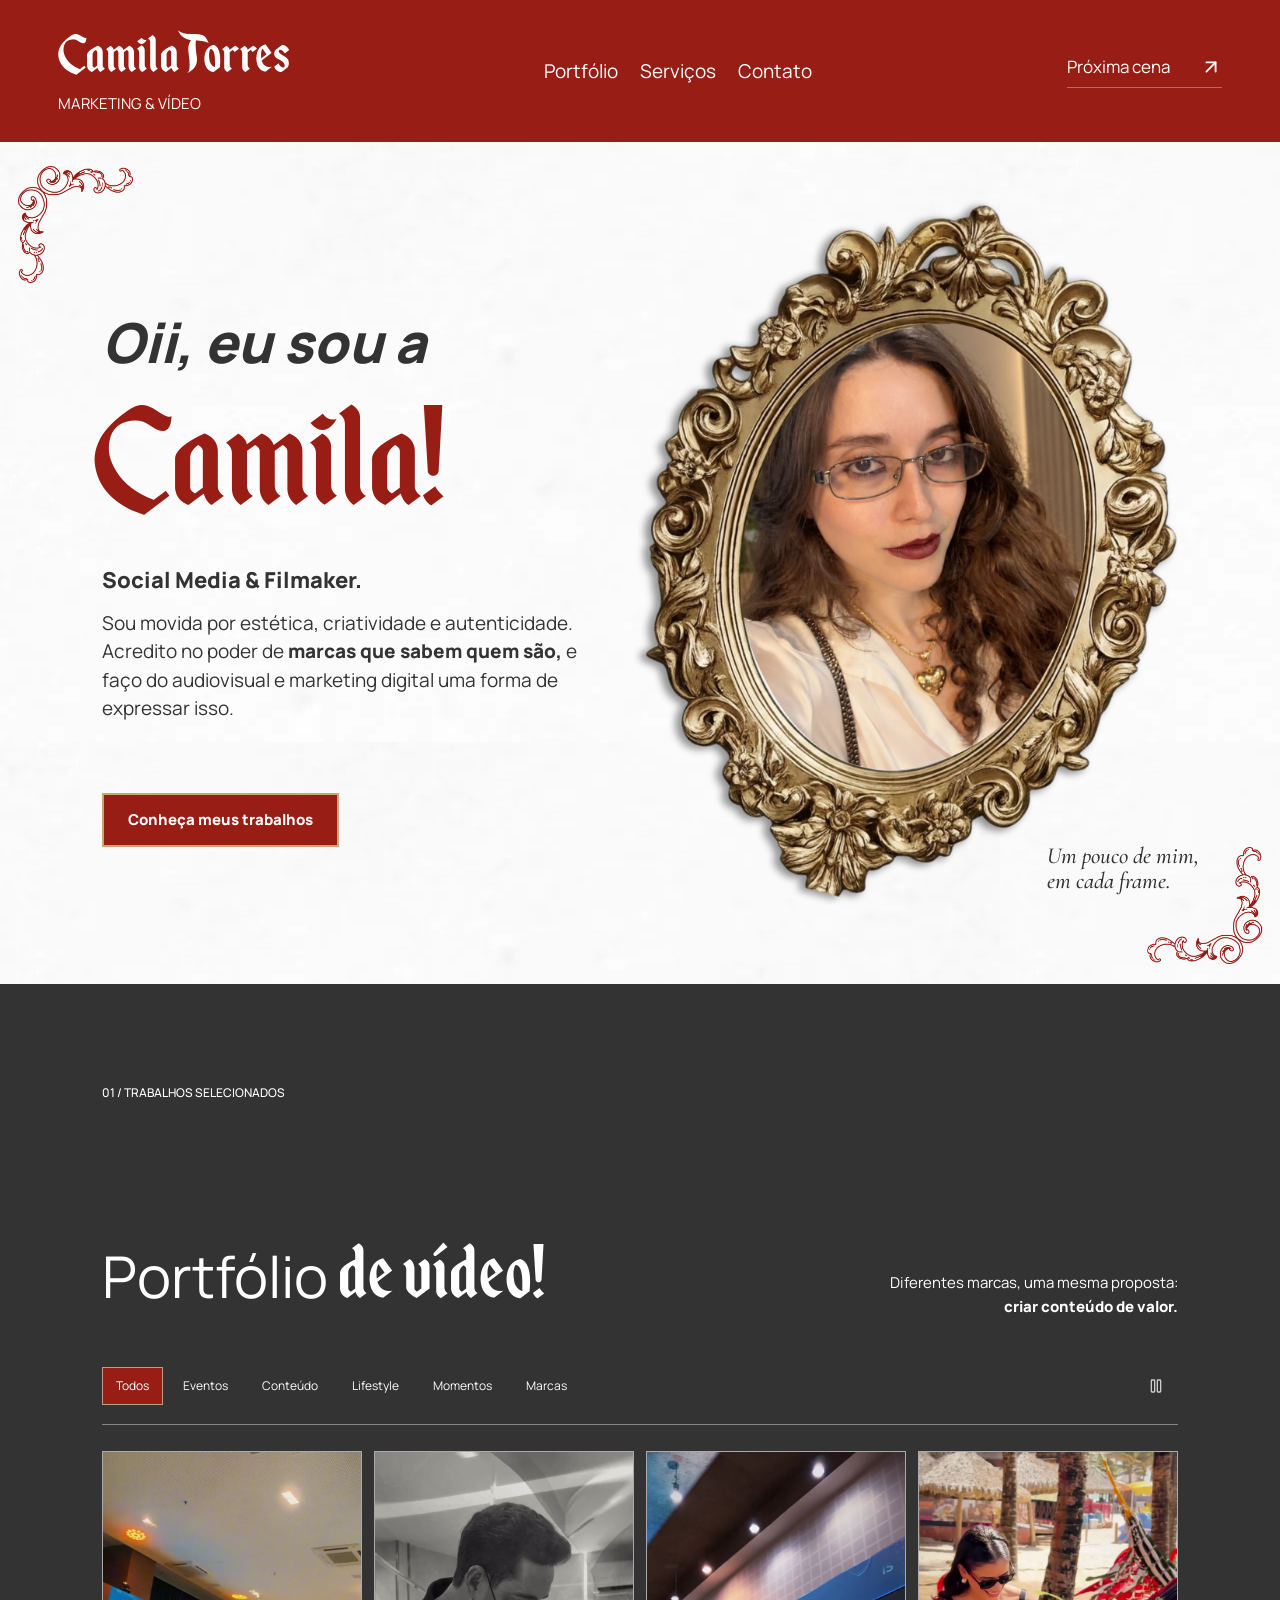
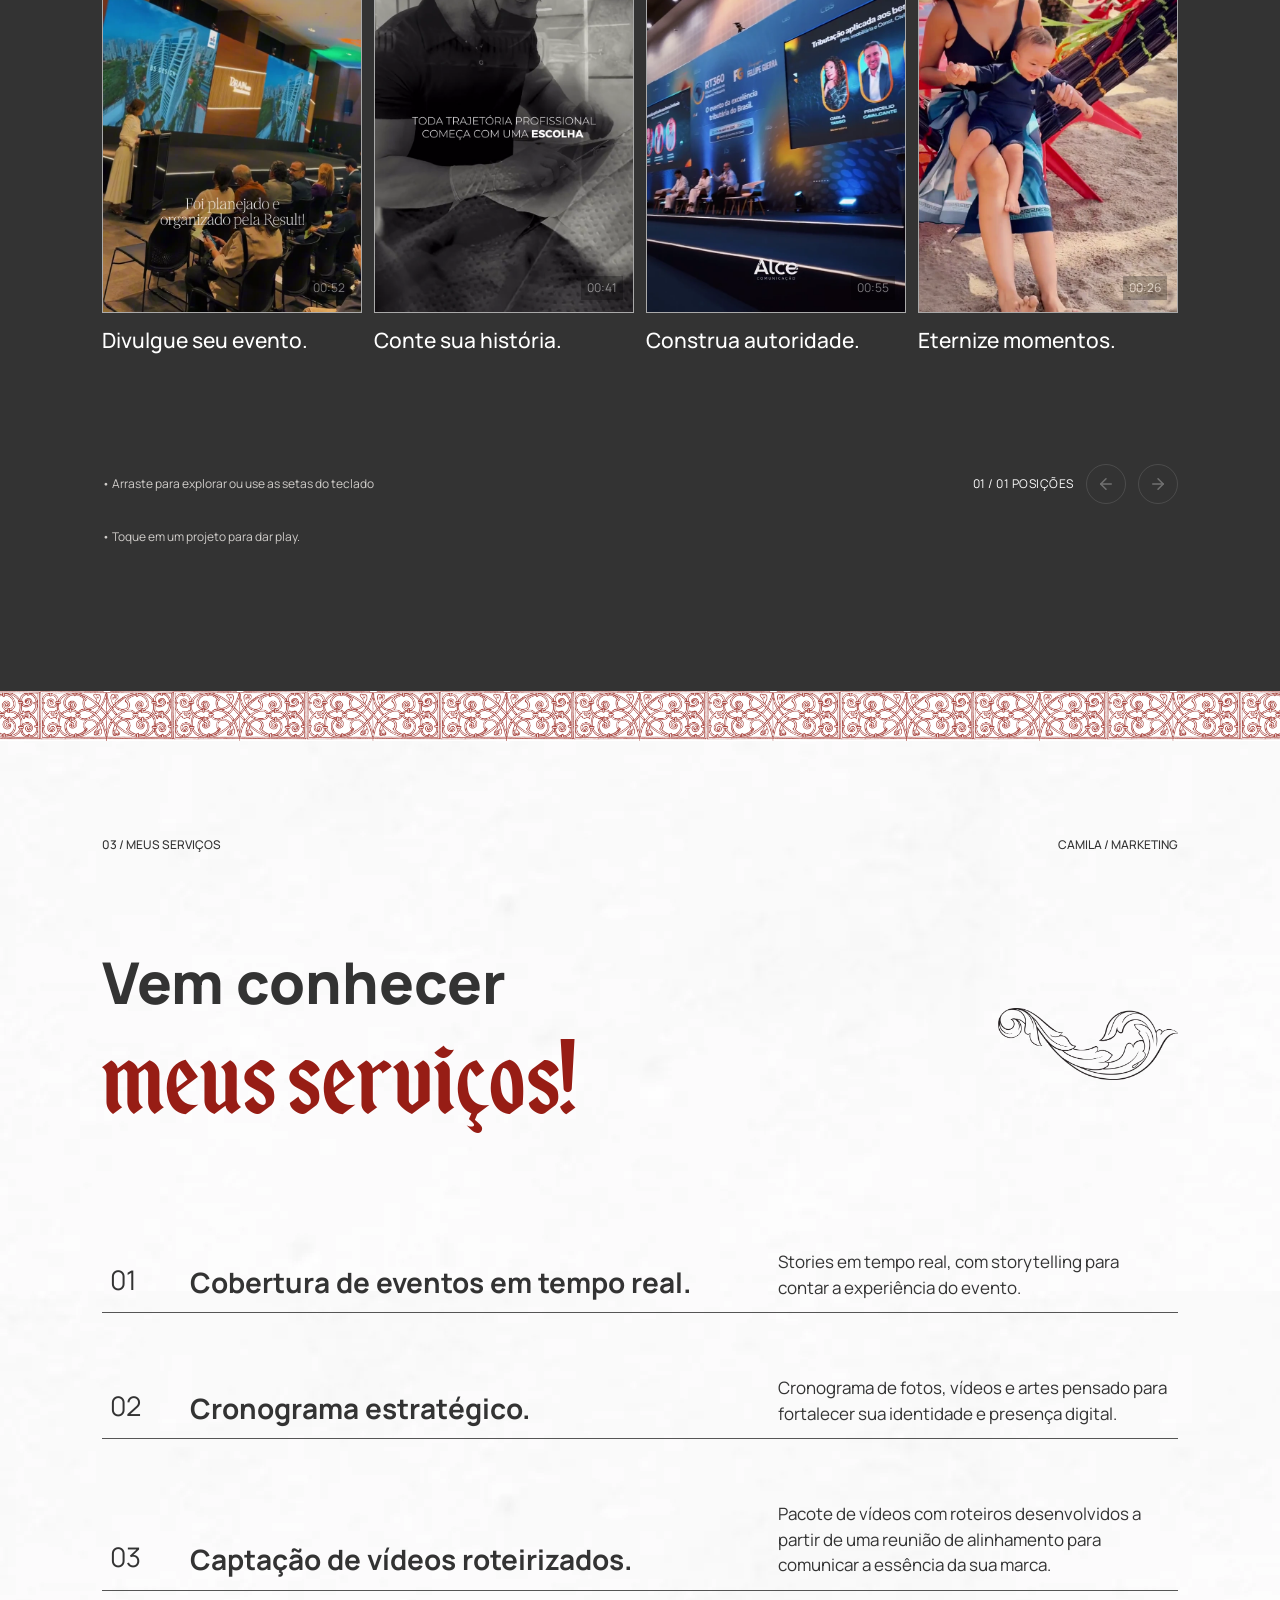
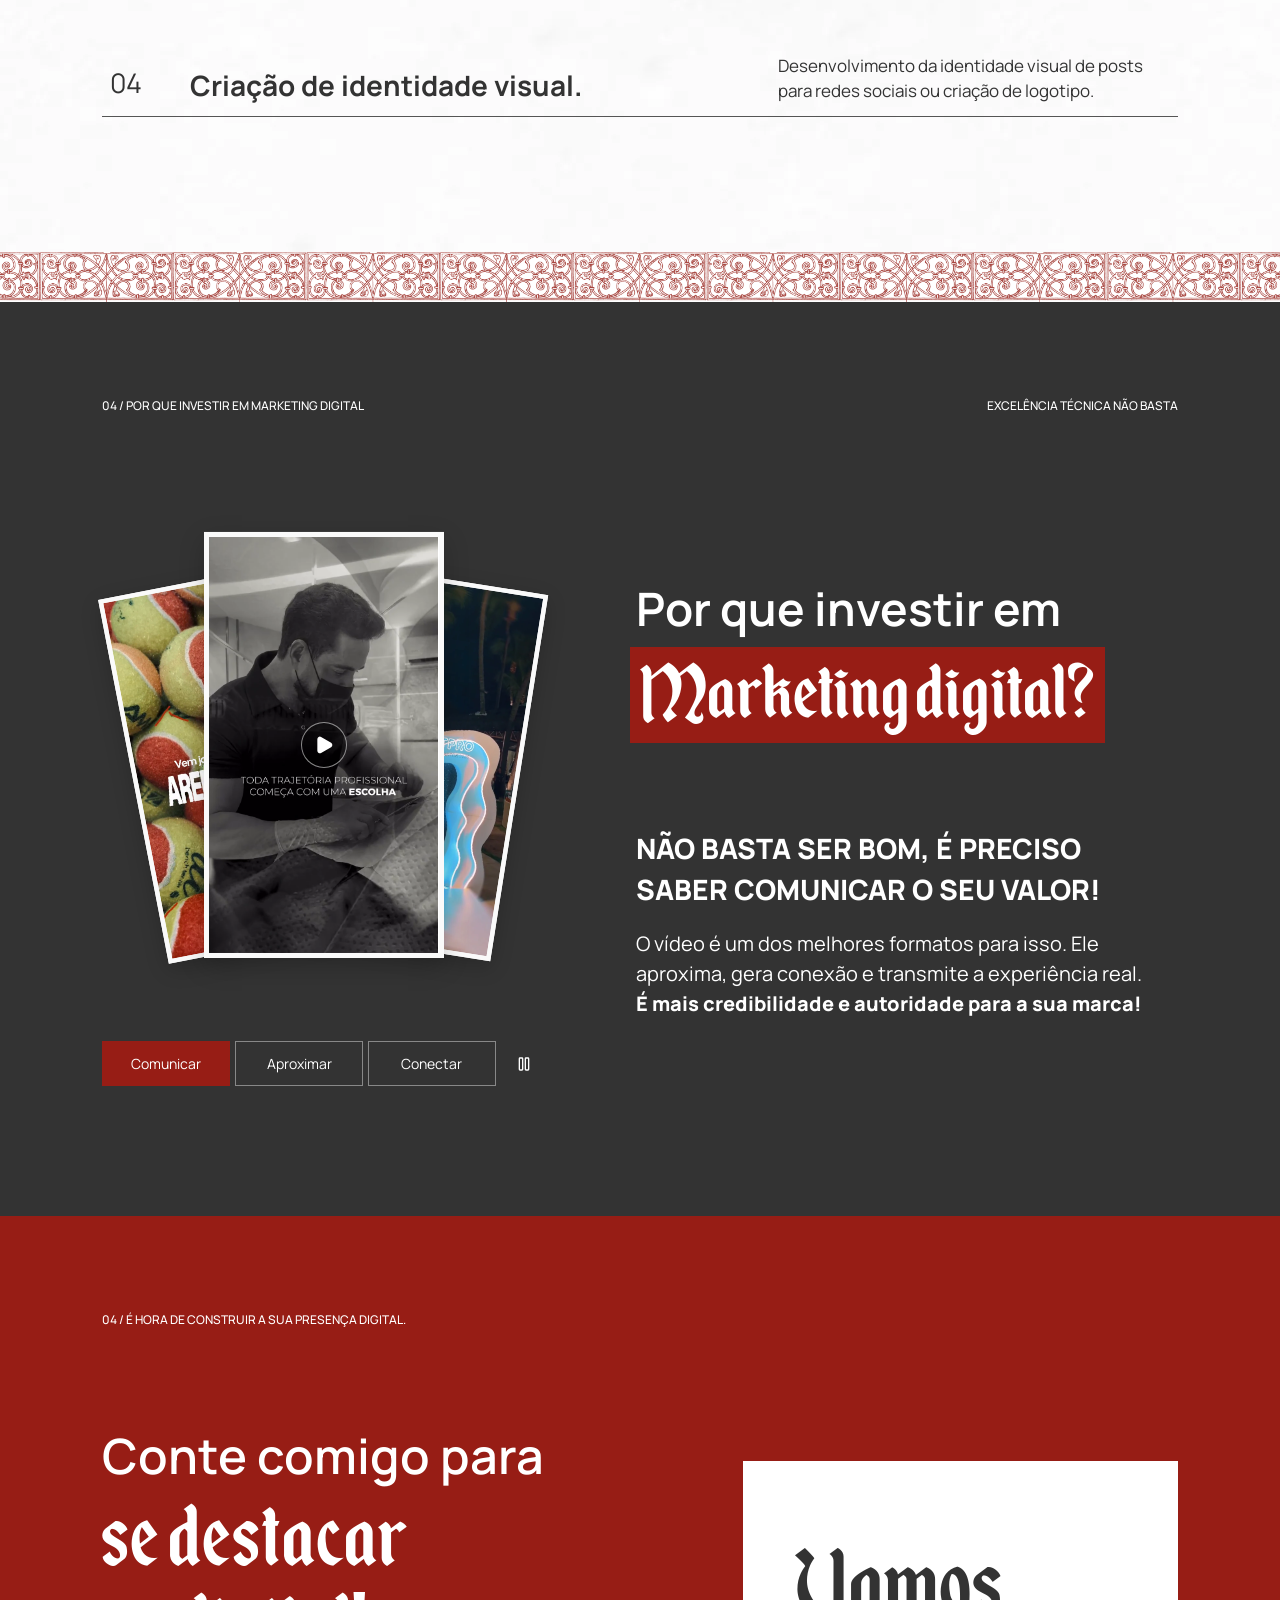
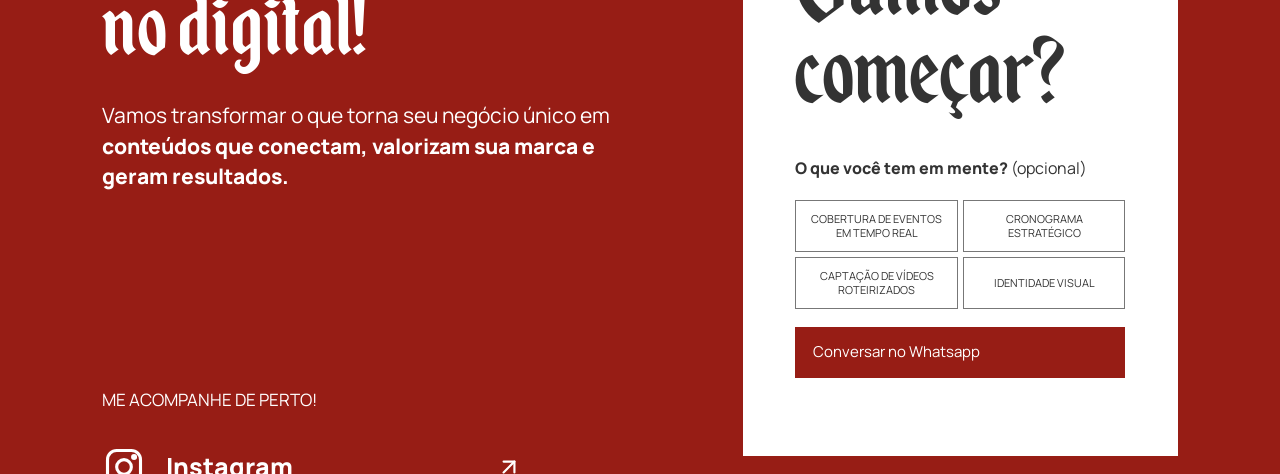
<file: index.html>
<!doctype html><html lang="pt-BR"><meta charset="utf-8"><meta name="viewport" content="width=device-width,initial-scale=1"><meta name="robots" content="noindex, follow"><meta http-equiv="refresh" content="0;url=/portifolio-camila/"><link rel="canonical" href="https://joeyalans.github.io/portifolio-camila/"><title>Camila Torres — Portfólio</title><p><a href="/portifolio-camila/">Acessar o portfólio de Camila Torres</a></p></html>
</file>
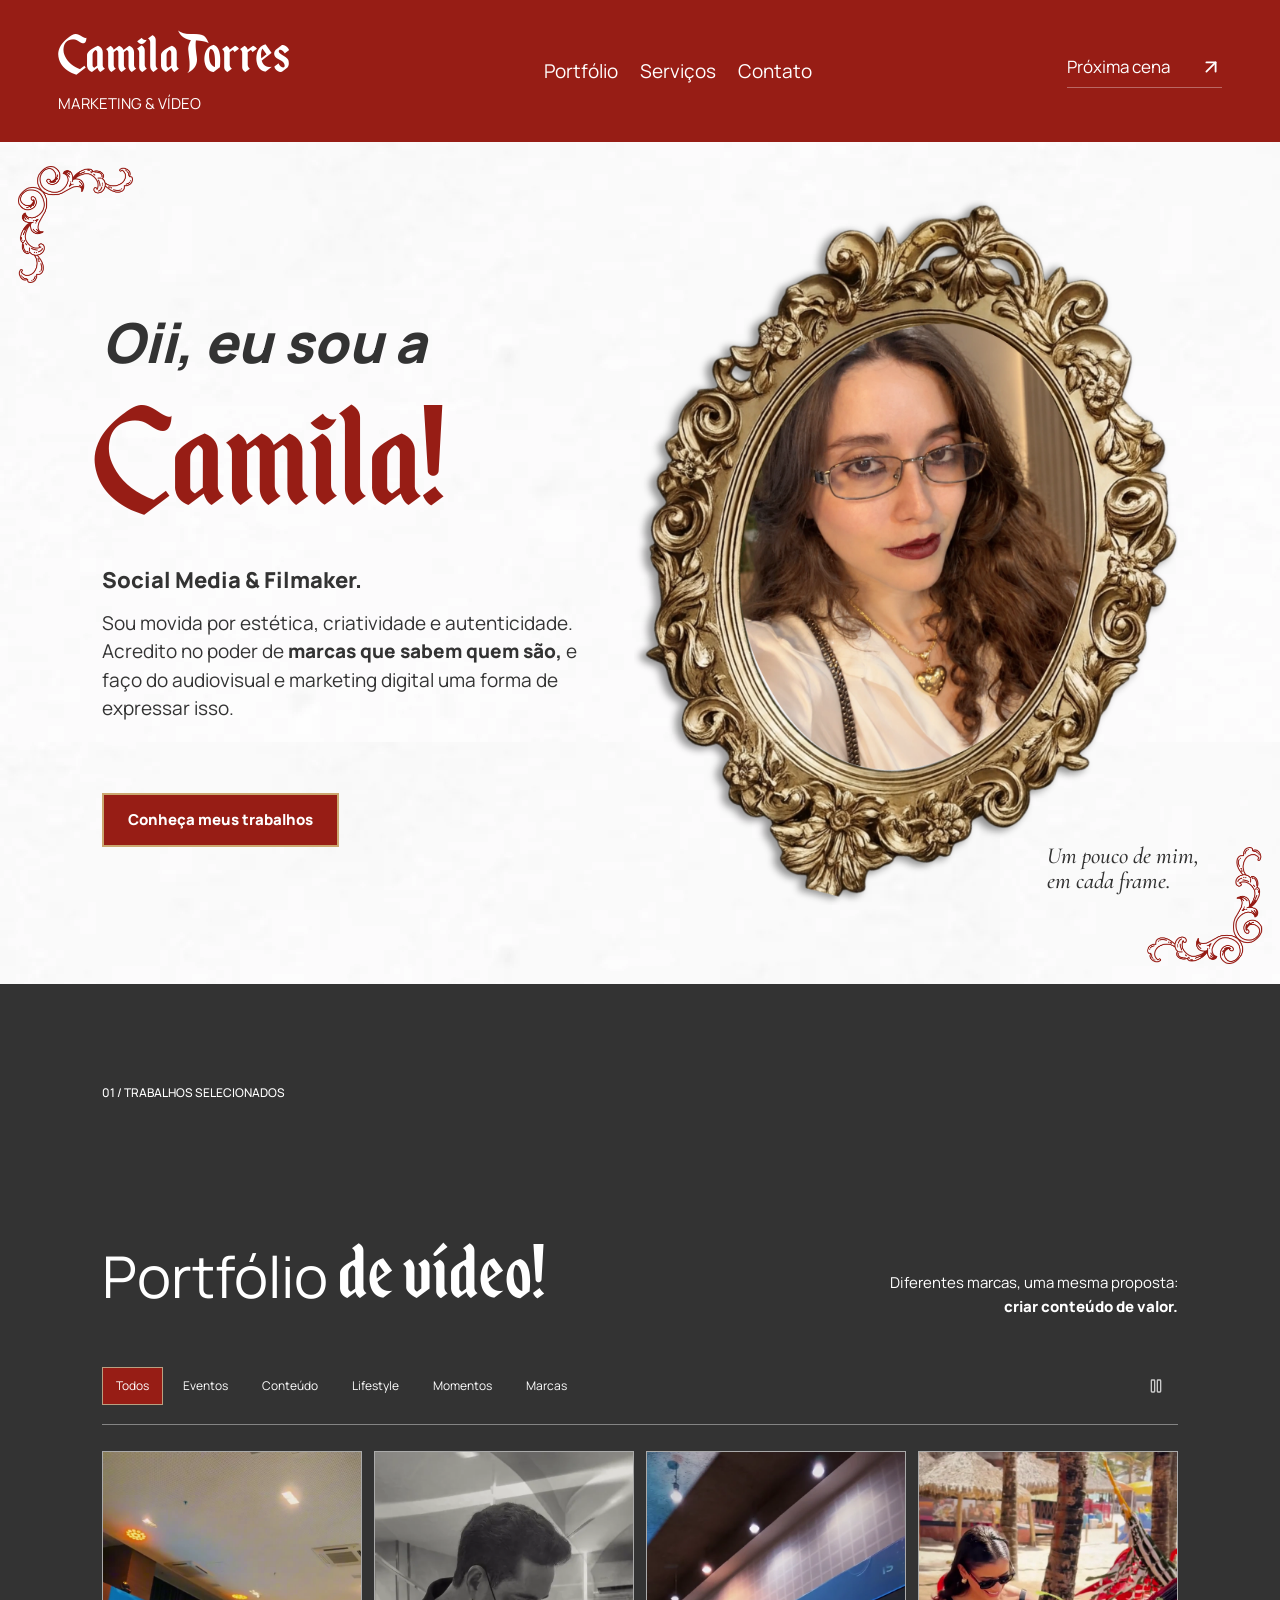
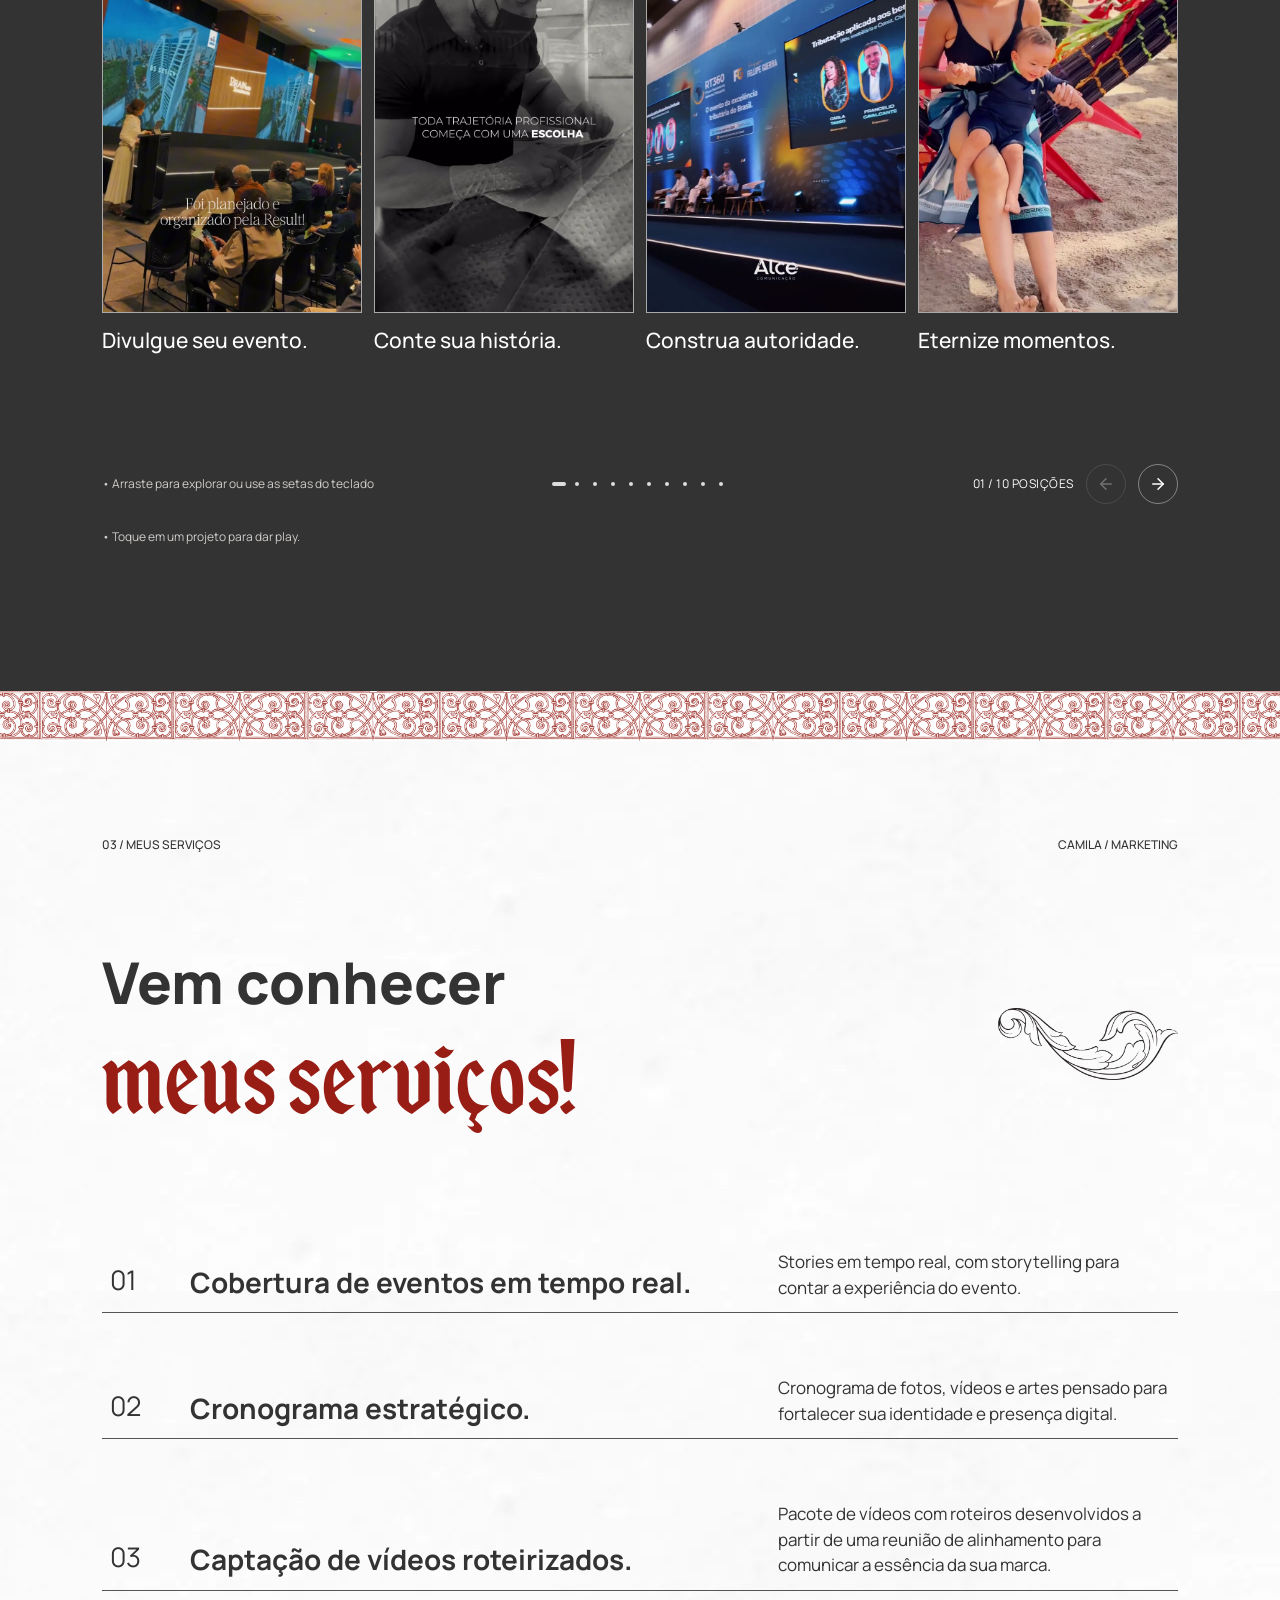
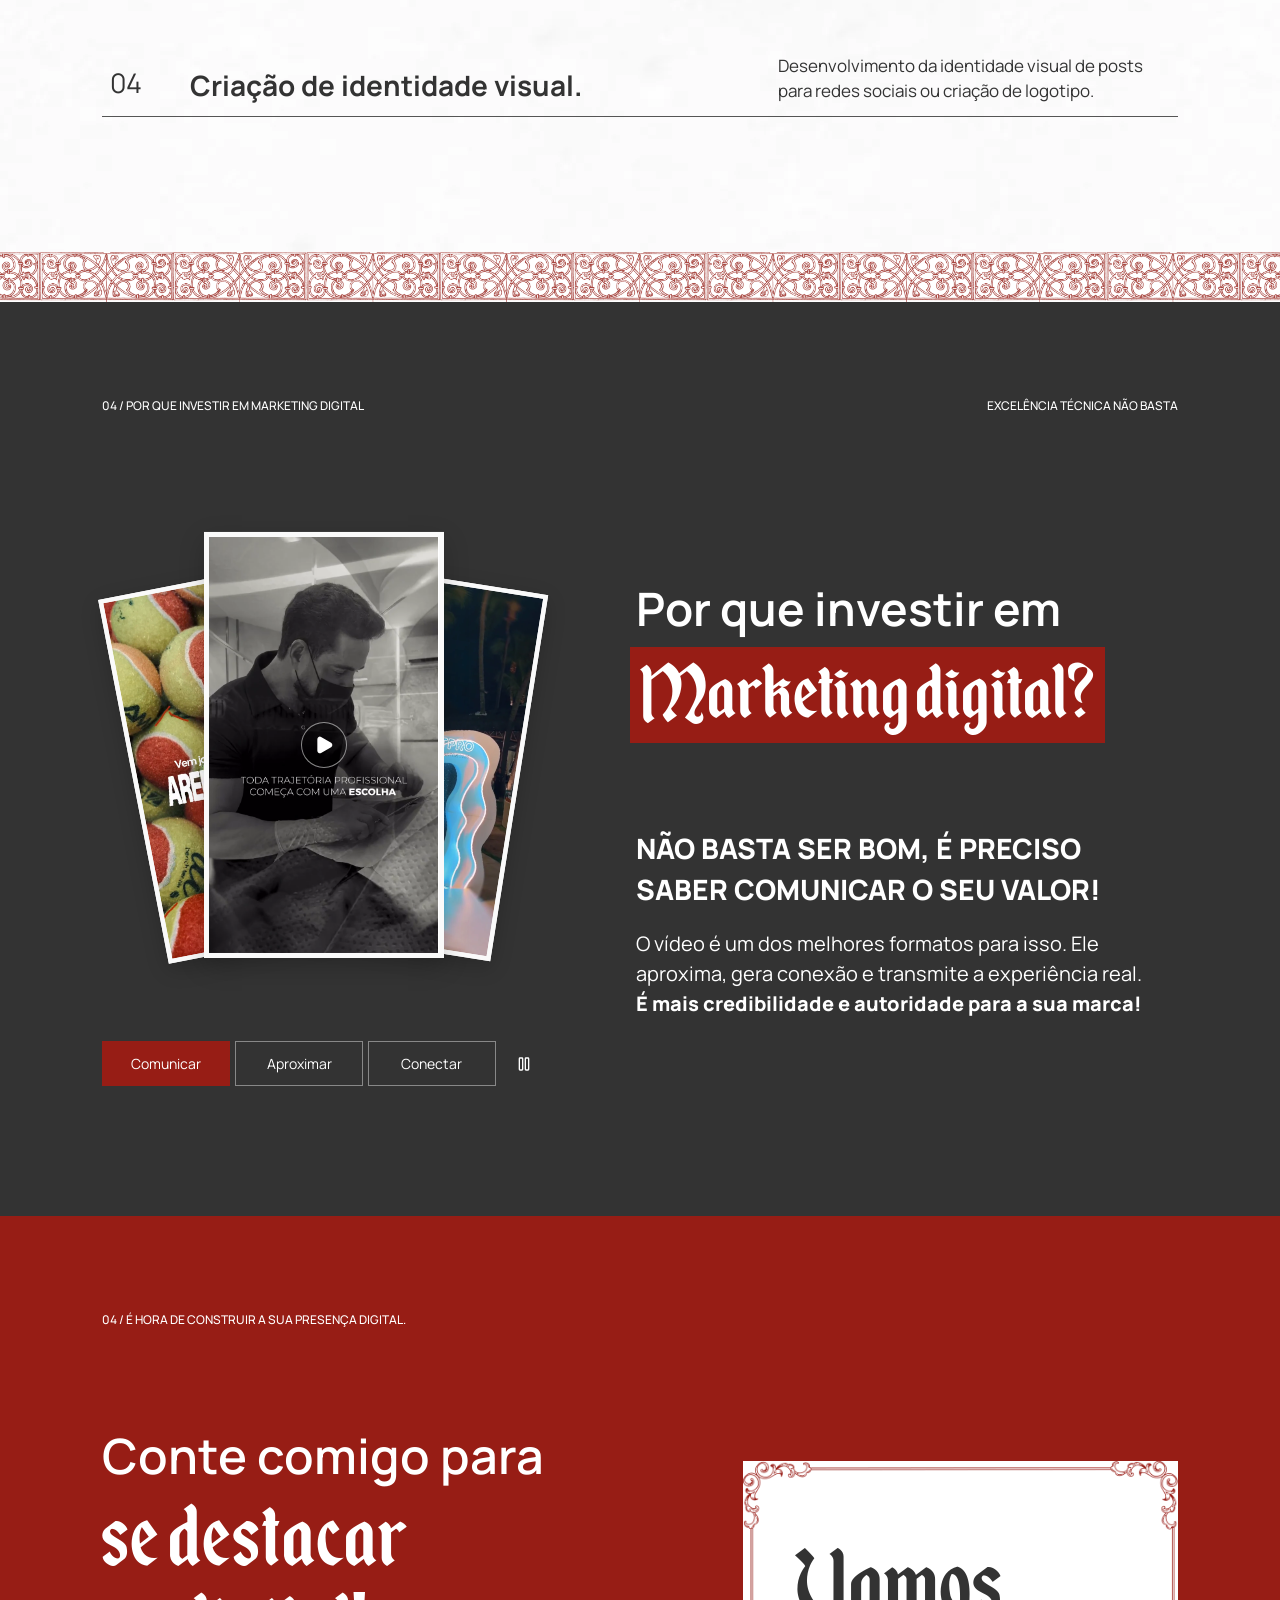
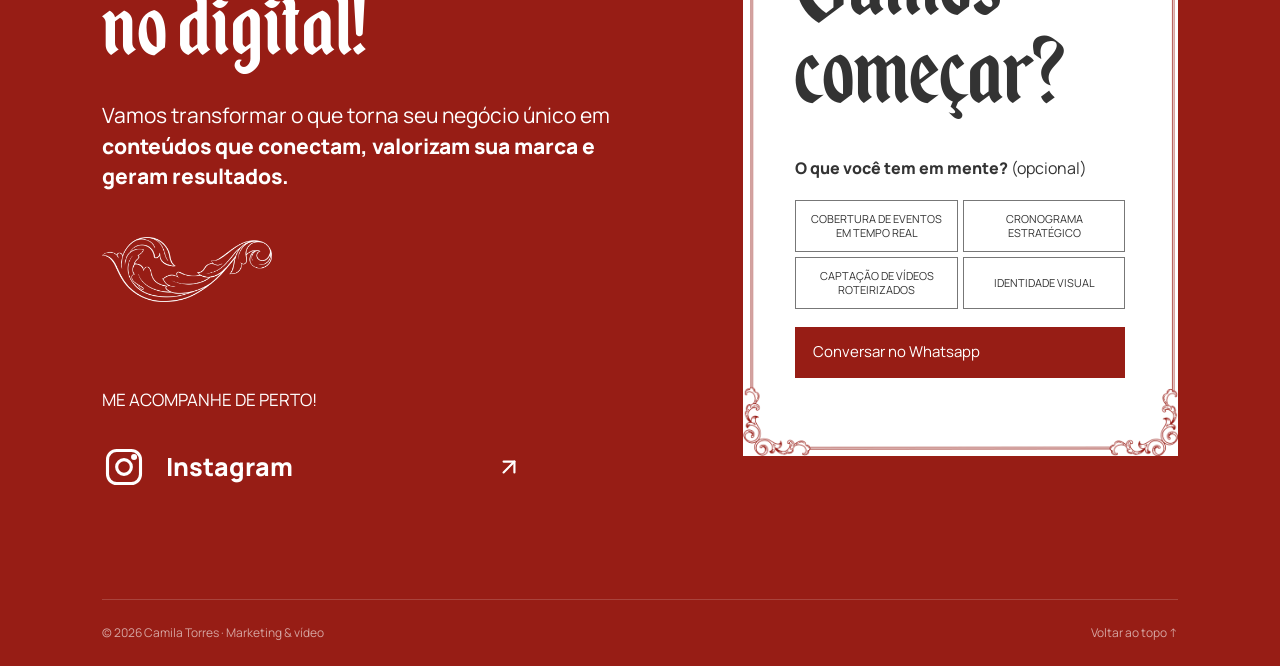
<file: portifolio-camila/index.html>
<!DOCTYPE html><html lang="pt-BR"><head><meta charSet="utf-8"/><link rel="preconnect" href="/" crossorigin=""/><meta name="viewport" content="width=device-width, initial-scale=1"/><link rel="preload" as="image" href="/portifolio-camila/images/identity/camila-mirror.webp"/><link rel="stylesheet" href="/portifolio-camila/_next/static/chunks/2l0m4hb-3voz8.css" data-precedence="next"/><link rel="preload" as="script" fetchPriority="low" href="/portifolio-camila/_next/static/chunks/1ckvzn7sfprko.js"/><script src="/portifolio-camila/_next/static/chunks/2bzlqb104tejm.js" async=""></script><script src="/portifolio-camila/_next/static/chunks/2gvu8dyrhibpa.js" async=""></script><script src="/portifolio-camila/_next/static/chunks/2bo8tp3a17qq5.js" async=""></script><script src="/portifolio-camila/_next/static/chunks/turbopack-2h_7k6owdrvl6.js" async=""></script><script src="/portifolio-camila/_next/static/chunks/0umf92h1sb77c.js" async=""></script><script src="/portifolio-camila/_next/static/chunks/29017sj3i6d24.js" async=""></script><script src="/portifolio-camila/_next/static/chunks/3a-zwkg1j8imo.js" async=""></script><script src="/portifolio-camila/_next/static/chunks/44jrlntk21qt5.js" async=""></script><meta name="theme-color" content="#971d15"/><meta name="color-scheme" content="light dark"/><title>Camila Torres | Social Media, Vídeo e Marketing Digital</title><meta name="description" content="Portfólio de Camila Torres, social media e filmmaker. Vídeos, cobertura de eventos em tempo real, cronograma estratégico e identidade visual."/><meta name="application-name" content="Camila Torres — Portfolio"/><meta name="author" content="Camila Torres"/><meta name="creator" content="Camila Torres"/><meta name="robots" content="index, follow"/><meta name="googlebot" content="index, follow, max-video-preview:-1, max-image-preview:large, max-snippet:-1"/><link rel="canonical" href="https://joeyalans.github.io/portifolio-camila/"/><meta property="og:title" content="Camila Torres | Social Media, Vídeo e Marketing Digital"/><meta property="og:description" content="Portfólio de Camila Torres, social media e filmmaker. Vídeos, cobertura de eventos em tempo real, cronograma estratégico e identidade visual."/><meta property="og:url" content="https://joeyalans.github.io/portifolio-camila/"/><meta property="og:site_name" content="Camila Torres"/><meta property="og:locale" content="pt_BR"/><meta property="og:image" content="https://joeyalans.github.io/portifolio-camila/images/identity/camila-mirror.webp"/><meta property="og:image:type" content="image/webp"/><meta property="og:image:width" content="1400"/><meta property="og:image:height" content="1815"/><meta property="og:image:alt" content="Camila Torres, de óculos e camisa clara, em uma moldura oval dourada."/><meta property="og:type" content="website"/><meta name="twitter:card" content="summary_large_image"/><meta name="twitter:title" content="Camila Torres | Social Media, Vídeo e Marketing Digital"/><meta name="twitter:description" content="Portfólio de Camila Torres, social media e filmmaker. Vídeos, cobertura de eventos em tempo real, cronograma estratégico e identidade visual."/><meta name="twitter:image" content="https://joeyalans.github.io/portifolio-camila/images/identity/camila-mirror.webp"/><meta name="twitter:image:alt" content="Camila Torres, de óculos e camisa clara, em uma moldura oval dourada."/><link rel="icon" href="/portifolio-camila/icon.svg?icon.2rdy9-pjrx7ne.svg" sizes="any" type="image/svg+xml"/><script src="/portifolio-camila/_next/static/chunks/0cz1d0mv5g_q7.js" noModule=""></script></head><body><div hidden=""><!--$--><!--/$--></div><a class="skip-link" href="#conteudo">Pular para o conteúdo</a><script type="application/ld+json">{"@context":"https://schema.org","@graph":[{"@type":"Person","@id":"https://joeyalans.github.io/portifolio-camila/#camila-torres","name":"Camila Torres","url":"https://joeyalans.github.io/portifolio-camila/","image":"https://joeyalans.github.io/portifolio-camila/images/identity/camila-mirror.webp","description":"Sou movida por estética, criatividade e autenticidade. Acredito no poder de marcas que sabem quem são, e faço do audiovisual e marketing digital uma forma de expressar isso.","jobTitle":"Social Media & Filmaker.","sameAs":["https://www.instagram.com/camilamtorresmkt/"]},{"@type":"WebSite","@id":"https://joeyalans.github.io/portifolio-camila/#website","name":"Camila Torres","url":"https://joeyalans.github.io/portifolio-camila/","inLanguage":"pt-BR","publisher":{"@id":"https://joeyalans.github.io/portifolio-camila/#camila-torres"}},{"@type":"WebPage","@id":"https://joeyalans.github.io/portifolio-camila/","name":"Camila Torres | Social Media, Vídeo e Marketing Digital","description":"Portfólio de Camila Torres, social media e filmmaker. Vídeos, cobertura de eventos em tempo real, cronograma estratégico e identidade visual.","url":"https://joeyalans.github.io/portifolio-camila/","inLanguage":"pt-BR","isPartOf":{"@id":"https://joeyalans.github.io/portifolio-camila/#website"},"about":{"@id":"https://joeyalans.github.io/portifolio-camila/#camila-torres"},"primaryImageOfPage":{"@type":"ImageObject","url":"https://joeyalans.github.io/portifolio-camila/images/identity/camila-mirror.webp","width":1400,"height":1815},"mentions":[{"@id":"https://joeyalans.github.io/portifolio-camila/#servico-01"},{"@id":"https://joeyalans.github.io/portifolio-camila/#servico-02"},{"@id":"https://joeyalans.github.io/portifolio-camila/#servico-03"},{"@id":"https://joeyalans.github.io/portifolio-camila/#servico-04"}]},{"@type":"Service","@id":"https://joeyalans.github.io/portifolio-camila/#servico-01","name":"Cobertura de eventos em tempo real.","description":"Stories em tempo real, com storytelling para contar a experiência do evento.","url":"https://joeyalans.github.io/portifolio-camila/#servico-01","provider":{"@id":"https://joeyalans.github.io/portifolio-camila/#camila-torres"}},{"@type":"Service","@id":"https://joeyalans.github.io/portifolio-camila/#servico-02","name":"Cronograma estratégico.","description":"Cronograma de fotos, vídeos e artes pensado para fortalecer sua identidade e presença digital.","url":"https://joeyalans.github.io/portifolio-camila/#servico-02","provider":{"@id":"https://joeyalans.github.io/portifolio-camila/#camila-torres"}},{"@type":"Service","@id":"https://joeyalans.github.io/portifolio-camila/#servico-03","name":"Captação de vídeos roteirizados.","description":"Pacote de vídeos com roteiros desenvolvidos a partir de uma reunião de alinhamento para comunicar a essência da sua marca.","url":"https://joeyalans.github.io/portifolio-camila/#servico-03","provider":{"@id":"https://joeyalans.github.io/portifolio-camila/#camila-torres"}},{"@type":"Service","@id":"https://joeyalans.github.io/portifolio-camila/#servico-04","name":"Criação de identidade visual.","description":"Desenvolvimento da identidade visual de posts para redes sociais ou criação de logotipo.","url":"https://joeyalans.github.io/portifolio-camila/#servico-04","provider":{"@id":"https://joeyalans.github.io/portifolio-camila/#camila-torres"}}]}</script><header class="site-header"><div class="shell header-inner"><a class="brand" href="#inicio" aria-label="Camila Torres — início"><span class="brand-name">Camila Torres</span><span class="brand-caption">MARKETING &amp; VÍDEO</span></a><nav class="desktop-nav" aria-label="Navegação principal"><a href="#trabalhos">Portfólio</a><a href="#servicos">Serviços</a><a href="#contato">Contato</a></nav><a class="header-cta" href="#contato">Próxima cena <svg xmlns="http://www.w3.org/2000/svg" width="22" height="22" viewBox="0 0 24 24" fill="none" stroke="currentColor" stroke-width="2" stroke-linecap="round" stroke-linejoin="round" class="lucide lucide-arrow-up-right" aria-hidden="true"><path d="M7 7h10v10"></path><path d="M7 17 17 7"></path></svg></a><button class="mobile-toggle icon-button" type="button" aria-expanded="false" aria-controls="mobile-navigation" aria-label="Abrir menu"><svg xmlns="http://www.w3.org/2000/svg" width="22" height="22" viewBox="0 0 24 24" fill="none" stroke="currentColor" stroke-width="2" stroke-linecap="round" stroke-linejoin="round" class="lucide lucide-menu" aria-hidden="true"><path d="M4 5h16"></path><path d="M4 12h16"></path><path d="M4 19h16"></path></svg></button></div></header><main id="conteudo"><section id="inicio" class="hero paper" aria-labelledby="hero-title"><img alt="" loading="lazy" width="160" height="160" decoding="async" data-nimg="1" class="hero-corner corner-start" style="color:transparent" src="/portifolio-camila/images/identity/corner-red.webp"/><div class="shell hero-grid"><div class="hero-copy"><h1 id="hero-title"><span>Oii, eu sou a</span><em>Camila!</em></h1><p class="hero-role">Social Media &amp; Filmaker.</p><p class="hero-description">Sou movida por estética, criatividade e autenticidade.<br/>Acredito no poder de <strong>marcas que sabem quem são,</strong> e faço do audiovisual e marketing digital uma forma de expressar isso.</p><a href="#trabalhos" class="button hero-cta">Conheça meus trabalhos</a></div><figure class="hero-portrait"><img alt="Camila Torres, de óculos e camisa clara, em uma moldura oval dourada." width="900" height="1186" decoding="async" data-nimg="1" style="color:transparent" src="/portifolio-camila/images/identity/camila-mirror.webp"/><figcaption>Um pouco de mim,<br/>em cada frame.</figcaption></figure></div><img alt="" loading="lazy" width="160" height="160" decoding="async" data-nimg="1" class="hero-corner corner-end" style="color:transparent" src="/portifolio-camila/images/identity/corner-red.webp"/></section><section id="trabalhos" class="portfolio-section" aria-labelledby="portfolio-title"><div class="shell"><p class="section-label">01 / TRABALHOS SELECIONADOS</p><div class="portfolio-heading"><h2 id="portfolio-title">Portfólio <em>de vídeo!</em></h2><p>Diferentes marcas, uma mesma proposta:<br/><strong>criar conteúdo de valor.</strong></p></div><div class="portfolio-toolbar"><fieldset class="filters" aria-label="Filtrar projetos por categoria"><button type="button" class="filter-button filter-active" aria-pressed="true" aria-controls="_R_9lbtb_">Todos</button><button type="button" class="filter-button " aria-pressed="false" aria-controls="_R_9lbtb_">Eventos</button><button type="button" class="filter-button " aria-pressed="false" aria-controls="_R_9lbtb_">Conteúdo</button><button type="button" class="filter-button " aria-pressed="false" aria-controls="_R_9lbtb_">Lifestyle</button><button type="button" class="filter-button " aria-pressed="false" aria-controls="_R_9lbtb_">Momentos</button><button type="button" class="filter-button " aria-pressed="false" aria-controls="_R_9lbtb_">Marcas</button></fieldset><button type="button" class="preview-toggle icon-button" aria-label="Pausar prévias" title="Pausar prévias"><svg xmlns="http://www.w3.org/2000/svg" width="16" height="16" viewBox="0 0 24 24" fill="none" stroke="currentColor" stroke-width="2" stroke-linecap="round" stroke-linejoin="round" class="lucide lucide-pause" aria-hidden="true"><rect x="14" y="3" width="5" height="18" rx="1"></rect><rect x="5" y="3" width="5" height="18" rx="1"></rect></svg></button></div><p class="sr-only" role="status">13<!-- --> <!-- -->projetos encontrados<!-- --> <!-- -->em <!-- -->Todos<!-- -->.</p><div id="_R_9lbtb_"><section class="film-carousel " aria-label="Filmes verticais — Todos" aria-roledescription="carrossel"><div id="_R_b9lbtb_" class="carousel-viewport"><div class="carousel-track "><article class="carousel-item project-card" aria-roledescription="slide" aria-label="1 de 13: Encontros em movimento"><button type="button" class="project-trigger" aria-haspopup="dialog" aria-label="Assistir a Encontros em movimento"><div class="project-image-wrap"><video class="film-preview" poster="/portifolio-camila/images/portfolio/filme-ef34c535.webp" muted="" loop="" playsInline="" preload="none" aria-hidden="true" tabindex="-1"></video><span class="project-play"><svg xmlns="http://www.w3.org/2000/svg" width="24" height="24" viewBox="0 0 24 24" fill="currentColor" stroke="currentColor" stroke-width="2" stroke-linecap="round" stroke-linejoin="round" class="lucide lucide-play" aria-hidden="true"><path d="M5 5a2 2 0 0 1 3.008-1.728l11.997 6.998a2 2 0 0 1 .003 3.458l-12 7A2 2 0 0 1 5 19z"></path></svg></span><span class="project-duration">00:52</span></div><h3 class="project-caption">Divulgue seu evento.</h3><span class="sr-only">Encontros em movimento</span></button></article><article class="carousel-item project-card" aria-roledescription="slide" aria-label="2 de 13: Histórias de quem faz"><button type="button" class="project-trigger" aria-haspopup="dialog" aria-label="Assistir a Histórias de quem faz"><div class="project-image-wrap"><video class="film-preview" poster="/portifolio-camila/images/portfolio/filme-64c9ca2c.webp" muted="" loop="" playsInline="" preload="none" aria-hidden="true" tabindex="-1"></video><span class="project-play"><svg xmlns="http://www.w3.org/2000/svg" width="24" height="24" viewBox="0 0 24 24" fill="currentColor" stroke="currentColor" stroke-width="2" stroke-linecap="round" stroke-linejoin="round" class="lucide lucide-play" aria-hidden="true"><path d="M5 5a2 2 0 0 1 3.008-1.728l11.997 6.998a2 2 0 0 1 .003 3.458l-12 7A2 2 0 0 1 5 19z"></path></svg></span><span class="project-duration">00:41</span></div><h3 class="project-caption">Conte sua história.</h3><span class="sr-only">Histórias de quem faz</span></button></article><article class="carousel-item project-card" aria-roledescription="slide" aria-label="3 de 13: Vozes do evento"><button type="button" class="project-trigger" aria-haspopup="dialog" aria-label="Assistir a Vozes do evento"><div class="project-image-wrap"><video class="film-preview" poster="/portifolio-camila/images/portfolio/filme-a39aae62.webp" muted="" loop="" playsInline="" preload="none" aria-hidden="true" tabindex="-1"></video><span class="project-play"><svg xmlns="http://www.w3.org/2000/svg" width="24" height="24" viewBox="0 0 24 24" fill="currentColor" stroke="currentColor" stroke-width="2" stroke-linecap="round" stroke-linejoin="round" class="lucide lucide-play" aria-hidden="true"><path d="M5 5a2 2 0 0 1 3.008-1.728l11.997 6.998a2 2 0 0 1 .003 3.458l-12 7A2 2 0 0 1 5 19z"></path></svg></span><span class="project-duration">00:55</span></div><h3 class="project-caption">Construa autoridade.</h3><span class="sr-only">Vozes do evento</span></button></article><article class="carousel-item project-card" aria-roledescription="slide" aria-label="4 de 13: Instantes à beira-mar"><button type="button" class="project-trigger" aria-haspopup="dialog" aria-label="Assistir a Instantes à beira-mar"><div class="project-image-wrap"><video class="film-preview" poster="/portifolio-camila/images/portfolio/filme-56efa680.webp" muted="" loop="" playsInline="" preload="none" aria-hidden="true" tabindex="-1"></video><span class="project-play"><svg xmlns="http://www.w3.org/2000/svg" width="24" height="24" viewBox="0 0 24 24" fill="currentColor" stroke="currentColor" stroke-width="2" stroke-linecap="round" stroke-linejoin="round" class="lucide lucide-play" aria-hidden="true"><path d="M5 5a2 2 0 0 1 3.008-1.728l11.997 6.998a2 2 0 0 1 .003 3.458l-12 7A2 2 0 0 1 5 19z"></path></svg></span><span class="project-duration">00:26</span></div><h3 class="project-caption">Eternize momentos.</h3><span class="sr-only">Instantes à beira-mar</span></button></article><article class="carousel-item project-card" aria-roledescription="slide" aria-label="5 de 13: Uma noite de encontros"><button type="button" class="project-trigger" aria-haspopup="dialog" aria-label="Assistir a Uma noite de encontros"><div class="project-image-wrap"><video class="film-preview" poster="/portifolio-camila/images/portfolio/filme-ec0e9d76.webp" muted="" loop="" playsInline="" preload="none" aria-hidden="true" tabindex="-1"></video><span class="project-play"><svg xmlns="http://www.w3.org/2000/svg" width="24" height="24" viewBox="0 0 24 24" fill="currentColor" stroke="currentColor" stroke-width="2" stroke-linecap="round" stroke-linejoin="round" class="lucide lucide-play" aria-hidden="true"><path d="M5 5a2 2 0 0 1 3.008-1.728l11.997 6.998a2 2 0 0 1 .003 3.458l-12 7A2 2 0 0 1 5 19z"></path></svg></span><span class="project-duration">00:47</span></div><h3 class="project-caption">Divulgue seu evento.</h3><span class="sr-only">Uma noite de encontros</span></button></article><article class="carousel-item project-card" aria-roledescription="slide" aria-label="6 de 13: Conexões em cena"><button type="button" class="project-trigger" aria-haspopup="dialog" aria-label="Assistir a Conexões em cena"><div class="project-image-wrap"><video class="film-preview" poster="/portifolio-camila/images/portfolio/filme-3e8a21b6.webp" muted="" loop="" playsInline="" preload="none" aria-hidden="true" tabindex="-1"></video><span class="project-play"><svg xmlns="http://www.w3.org/2000/svg" width="24" height="24" viewBox="0 0 24 24" fill="currentColor" stroke="currentColor" stroke-width="2" stroke-linecap="round" stroke-linejoin="round" class="lucide lucide-play" aria-hidden="true"><path d="M5 5a2 2 0 0 1 3.008-1.728l11.997 6.998a2 2 0 0 1 .003 3.458l-12 7A2 2 0 0 1 5 19z"></path></svg></span><span class="project-duration">00:49</span></div><h3 class="project-caption">Divulgue seu evento.</h3><span class="sr-only">Conexões em cena</span></button></article><article class="carousel-item project-card" aria-roledescription="slide" aria-label="7 de 13: Beleza em foco"><button type="button" class="project-trigger" aria-haspopup="dialog" aria-label="Assistir a Beleza em foco"><div class="project-image-wrap"><video class="film-preview" poster="/portifolio-camila/images/portfolio/filme-4f7beb58.webp" muted="" loop="" playsInline="" preload="none" aria-hidden="true" tabindex="-1"></video><span class="project-play"><svg xmlns="http://www.w3.org/2000/svg" width="24" height="24" viewBox="0 0 24 24" fill="currentColor" stroke="currentColor" stroke-width="2" stroke-linecap="round" stroke-linejoin="round" class="lucide lucide-play" aria-hidden="true"><path d="M5 5a2 2 0 0 1 3.008-1.728l11.997 6.998a2 2 0 0 1 .003 3.458l-12 7A2 2 0 0 1 5 19z"></path></svg></span><span class="project-duration">00:21</span></div><h3 class="project-caption">Conte sua história.</h3><span class="sr-only">Beleza em foco</span></button></article><article class="carousel-item project-card" aria-roledescription="slide" aria-label="8 de 13: Dentro do jogo"><button type="button" class="project-trigger" aria-haspopup="dialog" aria-label="Assistir a Dentro do jogo"><div class="project-image-wrap"><video class="film-preview" poster="/portifolio-camila/images/portfolio/filme-c22fd2aa.webp" muted="" loop="" playsInline="" preload="none" aria-hidden="true" tabindex="-1"></video><span class="project-play"><svg xmlns="http://www.w3.org/2000/svg" width="24" height="24" viewBox="0 0 24 24" fill="currentColor" stroke="currentColor" stroke-width="2" stroke-linecap="round" stroke-linejoin="round" class="lucide lucide-play" aria-hidden="true"><path d="M5 5a2 2 0 0 1 3.008-1.728l11.997 6.998a2 2 0 0 1 .003 3.458l-12 7A2 2 0 0 1 5 19z"></path></svg></span><span class="project-duration">00:50</span></div><h3 class="project-caption">Eternize momentos.</h3><span class="sr-only">Dentro do jogo</span></button></article><article class="carousel-item project-card" aria-roledescription="slide" aria-label="9 de 13: Design em movimento"><button type="button" class="project-trigger" aria-haspopup="dialog" aria-label="Assistir a Design em movimento"><div class="project-image-wrap"><video class="film-preview" poster="/portifolio-camila/images/portfolio/filme-100daf89.webp" muted="" loop="" playsInline="" preload="none" aria-hidden="true" tabindex="-1"></video><span class="project-play"><svg xmlns="http://www.w3.org/2000/svg" width="24" height="24" viewBox="0 0 24 24" fill="currentColor" stroke="currentColor" stroke-width="2" stroke-linecap="round" stroke-linejoin="round" class="lucide lucide-play" aria-hidden="true"><path d="M5 5a2 2 0 0 1 3.008-1.728l11.997 6.998a2 2 0 0 1 .003 3.458l-12 7A2 2 0 0 1 5 19z"></path></svg></span><span class="project-duration">00:51</span></div><h3 class="project-caption">Construa autoridade.</h3><span class="sr-only">Design em movimento</span></button></article><article class="carousel-item project-card" aria-roledescription="slide" aria-label="10 de 13: Conversas em cena"><button type="button" class="project-trigger" aria-haspopup="dialog" aria-label="Assistir a Conversas em cena"><div class="project-image-wrap"><video class="film-preview" poster="/portifolio-camila/images/portfolio/filme-76fcc944.webp" muted="" loop="" playsInline="" preload="none" aria-hidden="true" tabindex="-1"></video><span class="project-play"><svg xmlns="http://www.w3.org/2000/svg" width="24" height="24" viewBox="0 0 24 24" fill="currentColor" stroke="currentColor" stroke-width="2" stroke-linecap="round" stroke-linejoin="round" class="lucide lucide-play" aria-hidden="true"><path d="M5 5a2 2 0 0 1 3.008-1.728l11.997 6.998a2 2 0 0 1 .003 3.458l-12 7A2 2 0 0 1 5 19z"></path></svg></span><span class="project-duration">00:45</span></div><h3 class="project-caption">Conte sua história.</h3><span class="sr-only">Conversas em cena</span></button></article><article class="carousel-item project-card" aria-roledescription="slide" aria-label="11 de 13: Na energia da quadra"><button type="button" class="project-trigger" aria-haspopup="dialog" aria-label="Assistir a Na energia da quadra"><div class="project-image-wrap"><video class="film-preview" poster="/portifolio-camila/images/portfolio/filme-ed0f3e2a.webp" muted="" loop="" playsInline="" preload="none" aria-hidden="true" tabindex="-1"></video><span class="project-play"><svg xmlns="http://www.w3.org/2000/svg" width="24" height="24" viewBox="0 0 24 24" fill="currentColor" stroke="currentColor" stroke-width="2" stroke-linecap="round" stroke-linejoin="round" class="lucide lucide-play" aria-hidden="true"><path d="M5 5a2 2 0 0 1 3.008-1.728l11.997 6.998a2 2 0 0 1 .003 3.458l-12 7A2 2 0 0 1 5 19z"></path></svg></span><span class="project-duration">00:39</span></div><h3 class="project-caption">Divulgue seu evento.</h3><span class="sr-only">Na energia da quadra</span></button></article><article class="carousel-item project-card" aria-roledescription="slide" aria-label="12 de 13: O lugar do encontro"><button type="button" class="project-trigger" aria-haspopup="dialog" aria-label="Assistir a O lugar do encontro"><div class="project-image-wrap"><video class="film-preview" poster="/portifolio-camila/images/portfolio/filme-7e9abdc5.webp" muted="" loop="" playsInline="" preload="none" aria-hidden="true" tabindex="-1"></video><span class="project-play"><svg xmlns="http://www.w3.org/2000/svg" width="24" height="24" viewBox="0 0 24 24" fill="currentColor" stroke="currentColor" stroke-width="2" stroke-linecap="round" stroke-linejoin="round" class="lucide lucide-play" aria-hidden="true"><path d="M5 5a2 2 0 0 1 3.008-1.728l11.997 6.998a2 2 0 0 1 .003 3.458l-12 7A2 2 0 0 1 5 19z"></path></svg></span><span class="project-duration">00:34</span></div><h3 class="project-caption">Divulgue seu evento.</h3><span class="sr-only">O lugar do encontro</span></button></article><article class="carousel-item project-card" aria-roledescription="slide" aria-label="13 de 13: Depois do primeiro saque"><button type="button" class="project-trigger" aria-haspopup="dialog" aria-label="Assistir a Depois do primeiro saque"><div class="project-image-wrap"><video class="film-preview" poster="/portifolio-camila/images/portfolio/filme-14c57639.webp" muted="" loop="" playsInline="" preload="none" aria-hidden="true" tabindex="-1"></video><span class="project-play"><svg xmlns="http://www.w3.org/2000/svg" width="24" height="24" viewBox="0 0 24 24" fill="currentColor" stroke="currentColor" stroke-width="2" stroke-linecap="round" stroke-linejoin="round" class="lucide lucide-play" aria-hidden="true"><path d="M5 5a2 2 0 0 1 3.008-1.728l11.997 6.998a2 2 0 0 1 .003 3.458l-12 7A2 2 0 0 1 5 19z"></path></svg></span><span class="project-duration">00:28</span></div><h3 class="project-caption">Eternize momentos.</h3><span class="sr-only">Depois do primeiro saque</span></button></article></div></div><div class="carousel-controls"><p class="carousel-instruction"><span class="record-dot"></span>Arraste para explorar<span class="carousel-keyboard-hint"> ou use as setas do teclado</span></p><fieldset class="carousel-pagination" aria-label="Escolher posição do carrossel"></fieldset><div class="carousel-navigation"><span class="carousel-counter mono" aria-live="polite" aria-atomic="true">01<!-- --> <span>/ <!-- -->01<!-- --> POSIÇÕES</span><span class="sr-only"> · <!-- -->13<!-- --> filmes na seleção</span></span><button type="button" class="icon-button carousel-arrow" aria-label="Vídeos anteriores" aria-controls="_R_b9lbtb_" disabled=""><svg xmlns="http://www.w3.org/2000/svg" width="18" height="18" viewBox="0 0 24 24" fill="none" stroke="currentColor" stroke-width="2" stroke-linecap="round" stroke-linejoin="round" class="lucide lucide-arrow-left" aria-hidden="true"><path d="m12 19-7-7 7-7"></path><path d="M19 12H5"></path></svg></button><button type="button" class="icon-button carousel-arrow" aria-label="Próximos vídeos" aria-controls="_R_b9lbtb_" disabled=""><svg xmlns="http://www.w3.org/2000/svg" width="18" height="18" viewBox="0 0 24 24" fill="none" stroke="currentColor" stroke-width="2" stroke-linecap="round" stroke-linejoin="round" class="lucide lucide-arrow-right" aria-hidden="true"><path d="M5 12h14"></path><path d="m12 5 7 7-7 7"></path></svg></button></div></div></section></div><p class="portfolio-note">• Toque em um projeto para dar play.</p></div></section><section id="servicos" class="services-section paper" aria-labelledby="services-title"><div class="ornamental-border" aria-hidden="true"></div><div class="shell services-inner"><div class="section-label"><span>03 / MEUS SERVIÇOS</span><span>CAMILA / MARKETING</span></div><div class="services-heading"><h2 id="services-title">Vem conhecer<em>meus serviços!</em></h2><img alt="" loading="lazy" width="190" height="82" decoding="async" data-nimg="1" style="color:transparent" src="/portifolio-camila/images/identity/flourish-dark.webp"/></div><div class="service-list"><a id="servico-01" class="service-row" href="#contato" aria-label="Conversar sobre Cobertura de eventos em tempo real."><span class="service-number">01</span><h3>Cobertura de eventos em tempo real.</h3><p>Stories em tempo real, com storytelling para contar a experiência do evento.</p></a><a id="servico-02" class="service-row" href="#contato" aria-label="Conversar sobre Cronograma estratégico."><span class="service-number">02</span><h3>Cronograma estratégico.</h3><p>Cronograma de fotos, vídeos e artes pensado para fortalecer sua identidade e presença digital.</p></a><a id="servico-03" class="service-row" href="#contato" aria-label="Conversar sobre Captação de vídeos roteirizados."><span class="service-number">03</span><h3>Captação de vídeos roteirizados.</h3><p>Pacote de vídeos com roteiros desenvolvidos a partir de uma reunião de alinhamento para comunicar a essência da sua marca.</p></a><a id="servico-04" class="service-row" href="#contato" aria-label="Conversar sobre Criação de identidade visual."><span class="service-number">04</span><h3>Criação de identidade visual.</h3><p>Desenvolvimento da identidade visual de posts para redes sociais ou criação de logotipo.</p></a></div></div><div class="ornamental-border" aria-hidden="true"></div></section><section id="sobre" class="marketing-section" aria-labelledby="marketing-title"><div class="shell"><div class="section-label"><span>04 / POR QUE INVESTIR EM MARKETING DIGITAL</span><span>EXCELÊNCIA TÉCNICA NÃO BASTA</span></div><div class="marketing-grid"><div class="marketing-films"><div class="film-stack" id="marketing-films"><button type="button" class="stack-film stack-front" aria-haspopup="dialog" aria-label="Assistir a Histórias de quem faz"><video class="film-preview" poster="/portifolio-camila/images/portfolio/filme-64c9ca2c.webp" muted="" loop="" playsInline="" preload="none" aria-hidden="true" tabindex="-1"></video><span class="stack-play"><svg xmlns="http://www.w3.org/2000/svg" width="20" height="20" viewBox="0 0 24 24" fill="currentColor" stroke="currentColor" stroke-width="2" stroke-linecap="round" stroke-linejoin="round" class="lucide lucide-play" aria-hidden="true"><path d="M5 5a2 2 0 0 1 3.008-1.728l11.997 6.998a2 2 0 0 1 .003 3.458l-12 7A2 2 0 0 1 5 19z"></path></svg></span></button><button type="button" class="stack-film stack-right" aria-haspopup="dialog" aria-label="Assistir a Uma noite de encontros"><video class="film-preview" poster="/portifolio-camila/images/portfolio/filme-ec0e9d76.webp" muted="" loop="" playsInline="" preload="none" aria-hidden="true" tabindex="-1"></video><span class="stack-play"><svg xmlns="http://www.w3.org/2000/svg" width="20" height="20" viewBox="0 0 24 24" fill="currentColor" stroke="currentColor" stroke-width="2" stroke-linecap="round" stroke-linejoin="round" class="lucide lucide-play" aria-hidden="true"><path d="M5 5a2 2 0 0 1 3.008-1.728l11.997 6.998a2 2 0 0 1 .003 3.458l-12 7A2 2 0 0 1 5 19z"></path></svg></span></button><button type="button" class="stack-film stack-left" aria-haspopup="dialog" aria-label="Assistir a Dentro do jogo"><video class="film-preview" poster="/portifolio-camila/images/portfolio/filme-c22fd2aa.webp" muted="" loop="" playsInline="" preload="none" aria-hidden="true" tabindex="-1"></video><span class="stack-play"><svg xmlns="http://www.w3.org/2000/svg" width="20" height="20" viewBox="0 0 24 24" fill="currentColor" stroke="currentColor" stroke-width="2" stroke-linecap="round" stroke-linejoin="round" class="lucide lucide-play" aria-hidden="true"><path d="M5 5a2 2 0 0 1 3.008-1.728l11.997 6.998a2 2 0 0 1 .003 3.458l-12 7A2 2 0 0 1 5 19z"></path></svg></span></button></div><div class="stack-controls"><fieldset aria-label="Escolha um recorte do portfólio"><button type="button" aria-pressed="true" aria-controls="marketing-films">Comunicar</button><button type="button" aria-pressed="false" aria-controls="marketing-films">Aproximar</button><button type="button" aria-pressed="false" aria-controls="marketing-films">Conectar</button></fieldset><button class="icon-button" type="button" aria-label="Pausar recorte"><svg xmlns="http://www.w3.org/2000/svg" width="16" height="16" viewBox="0 0 24 24" fill="none" stroke="currentColor" stroke-width="2" stroke-linecap="round" stroke-linejoin="round" class="lucide lucide-pause" aria-hidden="true"><rect x="14" y="3" width="5" height="18" rx="1"></rect><rect x="5" y="3" width="5" height="18" rx="1"></rect></svg></button></div></div><div class="marketing-copy"><h2 id="marketing-title">Por que investir em<em>Marketing digital?</em></h2><h3>NÃO BASTA SER BOM, É PRECISO SABER COMUNICAR O SEU VALOR!</h3><p>O vídeo é um dos melhores formatos para isso. Ele aproxima, gera conexão e transmite a experiência real.<br/><strong>É mais credibilidade e autoridade para a sua marca!</strong></p></div></div></div></section><section id="contato" class="contact-section" aria-labelledby="contact-title"><div class="shell"><p class="section-label">04 / É HORA DE CONSTRUIR A SUA PRESENÇA DIGITAL.</p><div class="contact-grid"><div class="contact-copy"><h2 id="contact-title">Conte comigo para<em>se destacar<br/>no digital!</em></h2><p>Vamos transformar o que torna seu negócio único em<!-- --> <strong>conteúdos que conectam, valorizam sua marca e geram resultados.</strong></p><img alt="" loading="lazy" width="200" height="77" decoding="async" data-nimg="1" class="contact-flourish" style="color:transparent" src="/portifolio-camila/images/identity/flourish-white.webp"/><div class="contact-social"><p>ME ACOMPANHE DE PERTO!</p><a href="https://www.instagram.com/camilamtorresmkt/" target="_blank" rel="noopener noreferrer" aria-label="Instagram de Camila Torres (abre em nova aba)"><svg width="17" height="17" viewBox="0 0 24 24" fill="none" stroke="currentColor" stroke-width="1.7" aria-hidden="true"><rect x="3" y="3" width="18" height="18" rx="5"></rect><circle cx="12" cy="12" r="4"></circle><circle cx="17.5" cy="6.5" r=".8" fill="currentColor"></circle></svg><strong>Instagram</strong><svg xmlns="http://www.w3.org/2000/svg" width="26" height="26" viewBox="0 0 24 24" fill="none" stroke="currentColor" stroke-width="2" stroke-linecap="round" stroke-linejoin="round" class="lucide lucide-arrow-up-right" aria-hidden="true"><path d="M7 7h10v10"></path><path d="M7 17 17 7"></path></svg></a></div></div><div class="project-brief"><img alt="" loading="lazy" decoding="async" data-nimg="fill" class="brief-frame" style="position:absolute;height:100%;width:100%;left:0;top:0;right:0;bottom:0;color:transparent" src="/portifolio-camila/images/identity/contact-frame.webp"/><div class="brief-content"><h3>Vamos<br/>começar?</h3><fieldset class="brief-paths"><legend>O que você tem em mente? <span>(opcional)</span></legend><div class="brief-options"><label><input type="radio" name="_R_allbtb_-path" value="Cobertura de eventos em tempo real"/><span>Cobertura de eventos em tempo real</span></label><label><input type="radio" name="_R_allbtb_-path" value="Cronograma estratégico"/><span>Cronograma estratégico</span></label><label><input type="radio" name="_R_allbtb_-path" value="Captação de vídeos roteirizados"/><span>Captação de vídeos roteirizados</span></label><label><input type="radio" name="_R_allbtb_-path" value="Identidade visual"/><span>Identidade visual</span></label></div></fieldset><a class="button brief-submit" href="https://wa.me/5585986805076?text=Ol%C3%A1%2C%20Camila!%20Vim%20pelo%20seu%20portf%C3%B3lio%20e%20quero%20conversar%20sobre%20uma%20ideia%20de%20v%C3%ADdeo." target="_blank" rel="noopener noreferrer" aria-label="Conversar no WhatsApp (abre em nova aba)">Conversar no Whatsapp</a></div></div></div></div></section></main><footer class="site-footer"><div class="shell"><p>© <!-- -->2026<!-- --> <!-- -->Camila Torres<!-- --> · Marketing &amp; vídeo</p><a href="#inicio">Voltar ao topo ↑</a></div></footer><!--$--><!--/$--><script id="_R_">(globalThis["TURBOPACK"] || (globalThis["TURBOPACK"] = [])).push({"otherChunks":["static/chunks/1ckvzn7sfprko.js","static/chunks/2bzlqb104tejm.js","static/chunks/2gvu8dyrhibpa.js","static/chunks/2bo8tp3a17qq5.js"],"runtimeModuleIds":[94553]});</script><script src="/portifolio-camila/_next/static/chunks/1ckvzn7sfprko.js" async=""></script><script>(self.__next_f=self.__next_f||[]).push([0])</script><script>self.__next_f.push([1,"1:\"$Sreact.fragment\"\n2:\"/portifolio-camila/_next/static/chunks/0umf92h1sb77c.js\"\n3:I[39756,[\"$2\"],\"default\"]\n4:I[37457,[\"$2\"],\"default\"]\n5:\"/portifolio-camila/_next/static/chunks/29017sj3i6d24.js\"\n6:I[22016,[\"$2\",\"$5\"],\"\"]\n7:\"/portifolio-camila/_next/static/chunks/3a-zwkg1j8imo.js\"\n8:\"/portifolio-camila/_next/static/chunks/44jrlntk21qt5.js\"\n9:I[5014,[\"$2\",\"$7\",\"$8\"],\"default\"]\nb:I[35243,[\"$2\",\"$7\",\"$8\"],\"VideoProvider\"]\n13:\"ViewportBoundary\"\n14:I[97367,[\"$2\"],\"$13\"]\n16:\"MetadataBoundary\"\n17:I[97367,[\"$2\"],\"$16\"]\n18:\"$Sreact.suspense\"\n1a:I[68027,[\"$2\"],\"default\",1]\n:HL[\"/portifolio-camila/_next/static/chunks/2l0m4hb-3voz8.css\",\"style\"]\n:HC[\"/\",\"\"]\nc:Td3e,"])</script><script>self.__next_f.push([1,"{\"@context\":\"https://schema.org\",\"@graph\":[{\"@type\":\"Person\",\"@id\":\"https://joeyalans.github.io/portifolio-camila/#camila-torres\",\"name\":\"Camila Torres\",\"url\":\"https://joeyalans.github.io/portifolio-camila/\",\"image\":\"https://joeyalans.github.io/portifolio-camila/images/identity/camila-mirror.webp\",\"description\":\"Sou movida por estética, criatividade e autenticidade. Acredito no poder de marcas que sabem quem são, e faço do audiovisual e marketing digital uma forma de expressar isso.\",\"jobTitle\":\"Social Media \u0026 Filmaker.\",\"sameAs\":[\"https://www.instagram.com/camilamtorresmkt/\"]},{\"@type\":\"WebSite\",\"@id\":\"https://joeyalans.github.io/portifolio-camila/#website\",\"name\":\"Camila Torres\",\"url\":\"https://joeyalans.github.io/portifolio-camila/\",\"inLanguage\":\"pt-BR\",\"publisher\":{\"@id\":\"https://joeyalans.github.io/portifolio-camila/#camila-torres\"}},{\"@type\":\"WebPage\",\"@id\":\"https://joeyalans.github.io/portifolio-camila/\",\"name\":\"Camila Torres | Social Media, Vídeo e Marketing Digital\",\"description\":\"Portfólio de Camila Torres, social media e filmmaker. Vídeos, cobertura de eventos em tempo real, cronograma estratégico e identidade visual.\",\"url\":\"https://joeyalans.github.io/portifolio-camila/\",\"inLanguage\":\"pt-BR\",\"isPartOf\":{\"@id\":\"https://joeyalans.github.io/portifolio-camila/#website\"},\"about\":{\"@id\":\"https://joeyalans.github.io/portifolio-camila/#camila-torres\"},\"primaryImageOfPage\":{\"@type\":\"ImageObject\",\"url\":\"https://joeyalans.github.io/portifolio-camila/images/identity/camila-mirror.webp\",\"width\":1400,\"height\":1815},\"mentions\":[{\"@id\":\"https://joeyalans.github.io/portifolio-camila/#servico-01\"},{\"@id\":\"https://joeyalans.github.io/portifolio-camila/#servico-02\"},{\"@id\":\"https://joeyalans.github.io/portifolio-camila/#servico-03\"},{\"@id\":\"https://joeyalans.github.io/portifolio-camila/#servico-04\"}]},{\"@type\":\"Service\",\"@id\":\"https://joeyalans.github.io/portifolio-camila/#servico-01\",\"name\":\"Cobertura de eventos em tempo real.\",\"description\":\"Stories em tempo real, com storytelling para contar a experiência do evento.\",\"url\":\"https://joeyalans.github.io/portifolio-camila/#servico-01\",\"provider\":{\"@id\":\"https://joeyalans.github.io/portifolio-camila/#camila-torres\"}},{\"@type\":\"Service\",\"@id\":\"https://joeyalans.github.io/portifolio-camila/#servico-02\",\"name\":\"Cronograma estratégico.\",\"description\":\"Cronograma de fotos, vídeos e artes pensado para fortalecer sua identidade e presença digital.\",\"url\":\"https://joeyalans.github.io/portifolio-camila/#servico-02\",\"provider\":{\"@id\":\"https://joeyalans.github.io/portifolio-camila/#camila-torres\"}},{\"@type\":\"Service\",\"@id\":\"https://joeyalans.github.io/portifolio-camila/#servico-03\",\"name\":\"Captação de vídeos roteirizados.\",\"description\":\"Pacote de vídeos com roteiros desenvolvidos a partir de uma reunião de alinhamento para comunicar a essência da sua marca.\",\"url\":\"https://joeyalans.github.io/portifolio-camila/#servico-03\",\"provider\":{\"@id\":\"https://joeyalans.github.io/portifolio-camila/#camila-torres\"}},{\"@type\":\"Service\",\"@id\":\"https://joeyalans.github.io/portifolio-camila/#servico-04\",\"name\":\"Criação de identidade visual.\",\"description\":\"Desenvolvimento da identidade visual de posts para redes sociais ou criação de logotipo.\",\"url\":\"https://joeyalans.github.io/portifolio-camila/#servico-04\",\"provider\":{\"@id\":\"https://joeyalans.github.io/portifolio-camila/#camila-torres\"}}]}"])</script><script>self.__next_f.push([1,"a:[[\"children\",{\"s\":\"__PAGE__\",\"h\":512,\"d\":{\"r\":[\"$\",\"$1\",\"c\",{\"children\":[[\"$\",\"$Lb\",null,{\"children\":[[\"$\",\"script\",null,{\"type\":\"application/ld+json\",\"dangerouslySetInnerHTML\":{\"__html\":\"$c\"}}],\"$Ld\",\"$Le\",\"$Lf\"]}],[\"$L10\",\"$L11\"],\"$L12\"]}],\"p\":false,\"v\":null}}]]\n"])</script><script>self.__next_f.push([1,"0:{\"P\":null,\"c\":[\"\",\"\"],\"q\":\"\",\"i\":false,\"t\":{\"t\":{\"s\":\"\",\"h\":528,\"d\":{\"r\":[\"$\",\"$1\",\"c\",{\"children\":[[[\"$\",\"link\",\"0\",{\"rel\":\"stylesheet\",\"href\":\"/portifolio-camila/_next/static/chunks/2l0m4hb-3voz8.css\",\"precedence\":\"next\",\"crossOrigin\":\"$undefined\",\"nonce\":\"$undefined\"}],[\"$\",\"script\",\"script-0\",{\"src\":\"/portifolio-camila/_next/static/chunks/0umf92h1sb77c.js\",\"async\":true,\"nonce\":\"$undefined\"}]],[\"$\",\"html\",null,{\"lang\":\"pt-BR\",\"children\":[\"$\",\"body\",null,{\"children\":[[\"$\",\"a\",null,{\"className\":\"skip-link\",\"href\":\"#conteudo\",\"children\":\"Pular para o conteúdo\"}],[\"$\",\"$L3\",null,{\"parallelRouterKey\":\"children\",\"error\":\"$undefined\",\"errorStyles\":\"$undefined\",\"errorScripts\":\"$undefined\",\"template\":[\"$\",\"$L4\",null,{}],\"templateStyles\":\"$undefined\",\"templateScripts\":\"$undefined\",\"notFound\":[[\"$\",\"main\",null,{\"className\":\"not-found shell\",\"children\":[[\"$\",\"p\",null,{\"className\":\"eyebrow\",\"children\":\"404 / FORA DE CENA\"}],[\"$\",\"h1\",null,{\"children\":[\"Esta história\",[\"$\",\"br\",null,{}],[\"$\",\"em\",null,{\"children\":\"ainda não existe.\"}]]}],[\"$\",\"p\",null,{\"children\":\"O próximo frame pode estar no portfólio.\"}],[\"$\",\"$L6\",null,{\"href\":\"/\",\"className\":\"button button-light\",\"children\":[\"Voltar ao início\",[\"$\",\"$L9\",null,{\"ref\":\"$undefined\",\"icon\":{\"name\":\"arrow-up-right\",\"size\":24,\"node\":[[\"path\",{\"d\":\"M7 7h10v10\",\"key\":\"1tivn9\"}],[\"path\",{\"d\":\"M7 17 17 7\",\"key\":\"1vkiza\"}]]},\"className\":\"$undefined\",\"size\":17,\"aria-hidden\":\"true\"}]]}]]}],[]],\"forbidden\":\"$undefined\",\"unauthorized\":\"$undefined\"}]]}]}]]}],\"p\":false,\"v\":null},\"c\":\"$Qa\"},\"h\":{\"r\":[\"$\",\"$1\",\"h\",{\"children\":[null,[\"$\",\"$L14\",null,{\"children\":\"$L15\"}],[\"$\",\"$L17\",null,{\"children\":[[\"$\",\"div\",null,{\"hidden\":true,\"children\":[\"$\",\"$18\",null,{\"name\":\"Next.Metadata\",\"children\":\"$L19\"}]}],null]}],null]}],\"p\":false,\"v\":null}},\"m\":\"$undefined\",\"G\":[\"$1a\",[[\"$\",\"link\",\"0\",{\"rel\":\"stylesheet\",\"href\":\"/portifolio-camila/_next/static/chunks/2l0m4hb-3voz8.css\",\"precedence\":\"next\",\"crossOrigin\":\"$undefined\",\"nonce\":\"$undefined\"}]]],\"S\":true,\"r\":\"$undefined\",\"s\":\"$undefined\",\"a\":\"$undefined\",\"l\":\"$undefined\",\"p\":\"$undefined\",\"d\":\"$undefined\",\"b\":\"qqk7mO2icqNwaGOxPQACd\"}\n"])</script><script>self.__next_f.push([1,"1b:I[45872,[\"$2\",\"$7\",\"$8\"],\"Header\"]\n1c:I[5500,[\"$2\",\"$7\",\"$8\"],\"Image\"]\n1d:\"PortfolioGallery\"\n1e:I[25031,[\"$2\",\"$7\",\"$8\"],\"$1d\"]\n1f:I[98621,[\"$2\",\"$7\",\"$8\"],\"About\"]\n25:I[97367,[\"$2\"],\"OutletBoundary\"]\nd:[\"$\",\"$L1b\",null,{}]\n"])</script><script>self.__next_f.push([1,"e:[\"$\",\"main\",null,{\"id\":\"conteudo\",\"children\":[[\"$\",\"section\",null,{\"id\":\"inicio\",\"className\":\"hero paper\",\"aria-labelledby\":\"hero-title\",\"children\":[[\"$\",\"$L1c\",null,{\"className\":\"hero-corner corner-start\",\"src\":\"/portifolio-camila/images/identity/corner-red.webp\",\"width\":160,\"height\":160,\"alt\":\"\"}],[\"$\",\"div\",null,{\"className\":\"shell hero-grid\",\"children\":[[\"$\",\"div\",null,{\"className\":\"hero-copy\",\"children\":[[\"$\",\"h1\",null,{\"id\":\"hero-title\",\"children\":[[\"$\",\"span\",null,{\"children\":\"Oii, eu sou a\"}],[\"$\",\"em\",null,{\"children\":\"Camila!\"}]]}],[\"$\",\"p\",null,{\"className\":\"hero-role\",\"children\":\"Social Media \u0026 Filmaker.\"}],[\"$\",\"p\",null,{\"className\":\"hero-description\",\"children\":[\"Sou movida por estética, criatividade e autenticidade.\",[\"$\",\"br\",null,{}],\"Acredito no poder de \",[\"$\",\"strong\",null,{\"children\":\"marcas que sabem quem são,\"}],\" e faço do audiovisual e marketing digital uma forma de expressar isso.\"]}],[\"$\",\"a\",null,{\"href\":\"#trabalhos\",\"className\":\"button hero-cta\",\"children\":\"Conheça meus trabalhos\"}]]}],[\"$\",\"figure\",null,{\"className\":\"hero-portrait\",\"children\":[[\"$\",\"$L1c\",null,{\"src\":\"/portifolio-camila/images/identity/camila-mirror.webp\",\"alt\":\"Camila Torres, de óculos e camisa clara, em uma moldura oval dourada.\",\"width\":900,\"height\":1186,\"sizes\":\"(max-width: 700px) 85vw, 49vw\",\"preload\":true}],[\"$\",\"figcaption\",null,{\"children\":[\"Um pouco de mim,\",[\"$\",\"br\",null,{}],\"em cada frame.\"]}]]}]]}],[\"$\",\"$L1c\",null,{\"className\":\"hero-corner corner-end\",\"src\":\"/portifolio-camila/images/identity/corner-red.webp\",\"width\":160,\"height\":160,\"alt\":\"\"}]]}],[\"$\",\"$L1e\",null,{}],[\"$\",\"section\",null,{\"id\":\"servicos\",\"className\":\"services-section paper\",\"aria-labelledby\":\"services-title\",\"children\":[[\"$\",\"div\",null,{\"className\":\"ornamental-border\",\"aria-hidden\":\"true\"}],[\"$\",\"div\",null,{\"className\":\"shell services-inner\",\"children\":[[\"$\",\"div\",null,{\"className\":\"section-label\",\"children\":[[\"$\",\"span\",null,{\"children\":\"03 / MEUS SERVIÇOS\"}],[\"$\",\"span\",null,{\"children\":\"CAMILA / MARKETING\"}]]}],[\"$\",\"div\",null,{\"className\":\"services-heading\",\"children\":[[\"$\",\"h2\",null,{\"id\":\"services-title\",\"children\":[\"Vem conhecer\",[\"$\",\"em\",null,{\"children\":\"meus serviços!\"}]]}],[\"$\",\"$L1c\",null,{\"src\":\"/portifolio-camila/images/identity/flourish-dark.webp\",\"alt\":\"\",\"width\":190,\"height\":82}]]}],[\"$\",\"div\",null,{\"className\":\"service-list\",\"children\":[[\"$\",\"a\",\"01\",{\"id\":\"servico-01\",\"className\":\"service-row\",\"href\":\"#contato\",\"aria-label\":\"Conversar sobre Cobertura de eventos em tempo real.\",\"children\":[[\"$\",\"span\",null,{\"className\":\"service-number\",\"children\":\"01\"}],[\"$\",\"h3\",null,{\"children\":\"Cobertura de eventos em tempo real.\"}],[\"$\",\"p\",null,{\"children\":\"Stories em tempo real, com storytelling para contar a experiência do evento.\"}]]}],[\"$\",\"a\",\"02\",{\"id\":\"servico-02\",\"className\":\"service-row\",\"href\":\"#contato\",\"aria-label\":\"Conversar sobre Cronograma estratégico.\",\"children\":[[\"$\",\"span\",null,{\"className\":\"service-number\",\"children\":\"02\"}],[\"$\",\"h3\",null,{\"children\":\"Cronograma estratégico.\"}],[\"$\",\"p\",null,{\"children\":\"Cronograma de fotos, vídeos e artes pensado para fortalecer sua identidade e presença digital.\"}]]}],[\"$\",\"a\",\"03\",{\"id\":\"servico-03\",\"className\":\"service-row\",\"href\":\"#contato\",\"aria-label\":\"Conversar sobre Captação de vídeos roteirizados.\",\"children\":[[\"$\",\"span\",null,{\"className\":\"service-number\",\"children\":\"03\"}],[\"$\",\"h3\",null,{\"children\":\"Captação de vídeos roteirizados.\"}],[\"$\",\"p\",null,{\"children\":\"Pacote de vídeos com roteiros desenvolvidos a partir de uma reunião de alinhamento para comunicar a essência da sua marca.\"}]]}],[\"$\",\"a\",\"04\",{\"id\":\"servico-04\",\"className\":\"service-row\",\"href\":\"#contato\",\"aria-label\":\"Conversar sobre Criação de identidade visual.\",\"children\":[[\"$\",\"span\",null,{\"className\":\"service-number\",\"children\":\"04\"}],[\"$\",\"h3\",null,{\"children\":\"Criação de identidade visual.\"}],[\"$\",\"p\",null,{\"children\":\"Desenvolvimento da identidade visual de posts para redes sociais ou criação de logotipo.\"}]]}]]}]]}],[\"$\",\"div\",null,{\"className\":\"ornamental-border\",\"aria-hidden\":\"true\"}]]}],[\"$\",\"$L1f\",null,{}],[\"$\",\"section\",null,{\"id\":\"contato\",\"className\":\"contact-section\",\"aria-labelledby\":\"contact-title\",\"children\":[\"$\",\"div\",null,{\"className\":\"shell\",\"children\":[[\"$\",\"p\",null,{\"className\":\"section-label\",\"children\":\"04 / É HORA DE CONSTRUIR A SUA PRESENÇA DIGITAL.\"}],[\"$\",\"div\",null,{\"className\":\"contact-grid\",\"children\":[[\"$\",\"div\",null,{\"className\":\"contact-copy\",\"children\":[\"$L20\",\"$L21\",\"$L22\",\"$L23\"]}],\"$L24\"]}]]}]}]]}]\n"])</script><script>self.__next_f.push([1,"f:[\"$\",\"footer\",null,{\"className\":\"site-footer\",\"children\":[\"$\",\"div\",null,{\"className\":\"shell\",\"children\":[[\"$\",\"p\",null,{\"children\":[\"© \",2026,\" \",\"Camila Torres\",\" · Marketing \u0026 vídeo\"]}],[\"$\",\"a\",null,{\"href\":\"#inicio\",\"children\":\"Voltar ao topo ↑\"}]]}]}]\n10:[\"$\",\"script\",\"script-0\",{\"src\":\"/portifolio-camila/_next/static/chunks/3a-zwkg1j8imo.js\",\"async\":true,\"nonce\":\"$undefined\"}]\n11:[\"$\",\"script\",\"script-1\",{\"src\":\"/portifolio-camila/_next/static/chunks/44jrlntk21qt5.js\",\"async\":true,\"nonce\":\"$undefined\"}]\n12:[\"$\",\"$L25\",null,{\"children\":[\"$\",\"$18\",null,{\"name\":\"Next.MetadataOutlet\",\"children\":\"$@26\"}]}]\n"])</script><script>self.__next_f.push([1,"27:I[75746,[\"$2\",\"$7\",\"$8\"],\"ProjectBrief\"]\n20:[\"$\",\"h2\",null,{\"id\":\"contact-title\",\"children\":[\"Conte comigo para\",[\"$\",\"em\",null,{\"children\":[\"se destacar\",[\"$\",\"br\",null,{}],\"no digital!\"]}]]}]\n21:[\"$\",\"p\",null,{\"children\":[\"Vamos transformar o que torna seu negócio único em\",\" \",[\"$\",\"strong\",null,{\"children\":\"conteúdos que conectam, valorizam sua marca e geram resultados.\"}]]}]\n22:[\"$\",\"$L1c\",null,{\"src\":\"/portifolio-camila/images/identity/flourish-white.webp\",\"width\":200,\"height\":77,\"alt\":\"\",\"className\":\"contact-flourish\"}]\n23:[\"$\",\"div\",null,{\"className\":\"contact-social\",\"children\":[[\"$\",\"p\",null,{\"children\":\"ME ACOMPANHE DE PERTO!\"}],[\"$\",\"a\",null,{\"href\":\"https://www.instagram.com/camilamtorresmkt/\",\"target\":\"_blank\",\"rel\":\"noopener noreferrer\",\"aria-label\":\"Instagram de Camila Torres (abre em nova aba)\",\"children\":[[\"$\",\"svg\",null,{\"width\":\"17\",\"height\":\"17\",\"viewBox\":\"0 0 24 24\",\"fill\":\"none\",\"stroke\":\"currentColor\",\"strokeWidth\":\"1.7\",\"aria-hidden\":\"true\",\"children\":[[\"$\",\"rect\",null,{\"x\":\"3\",\"y\":\"3\",\"width\":\"18\",\"height\":\"18\",\"rx\":\"5\"}],[\"$\",\"circle\",null,{\"cx\":\"12\",\"cy\":\"12\",\"r\":\"4\"}],[\"$\",\"circle\",null,{\"cx\":\"17.5\",\"cy\":\"6.5\",\"r\":\".8\",\"fill\":\"currentColor\"}]]}],[\"$\",\"strong\",null,{\"children\":\"Instagram\"}],[\"$\",\"$L9\",null,{\"ref\":\"$undefined\",\"icon\":\"$0:t:t:d:r:props:children:1:props:children:props:children:1:props:notFound:0:props:children:3:props:children:1:props:icon\",\"className\":\"$undefined\",\"size\":26}]]}]]}]\n24:[\"$\",\"$L27\",null,{\"contact\":{\"eyebrow\":\"PRÓXIMA CENA\",\"title\":\"Sua ideia.\",\"highlight\":\"Em cena.\",\"description\":\"Uma marca para apresentar, um encontro para registrar ou uma ideia ainda no papel. O primeiro passo é colocar a conversa em movimento.\",\"whatsapp\":\"5585986805076\",\"email\":null,\"briefTitle\":\"Vamos começar?\",\"briefDescription\":\"Escolha um assunto e leve o primeiro recado pronto para a conversa.\",\"message\":\"Olá, Camila! Vim pelo seu portfólio e quero conversar sobre uma ideia de vídeo.\",\"paths\":[{\"label\":\"Cobertura de eventos em tempo real\",\"message\":\"Olá, Camila! Vim pelo seu portfólio e quero conversar sobre cobertura de eventos em tempo real.\"},{\"label\":\"Cronograma estratégico\",\"message\":\"Olá, Camila! Vim pelo seu portfólio e quero conversar sobre um cronograma estratégico para minha marca.\"},{\"label\":\"Captação de vídeos roteirizados\",\"message\":\"Olá, Camila! Vim pelo seu portfólio e quero conversar sobre captação de vídeos roteirizados.\"},{\"label\":\"Identidade visual\",\"message\":\"Olá, Camila! Vim pelo seu portfólio e quero conversar sobre identidade visual.\"}]}}]\n"])</script><script>self.__next_f.push([1,"15:[[\"$\",\"meta\",\"0\",{\"charSet\":\"utf-8\"}],[\"$\",\"meta\",\"1\",{\"name\":\"viewport\",\"content\":\"width=device-width, initial-scale=1\"}],[\"$\",\"meta\",\"2\",{\"name\":\"theme-color\",\"content\":\"#971d15\"}],[\"$\",\"meta\",\"3\",{\"name\":\"color-scheme\",\"content\":\"light dark\"}]]\n"])</script><script>self.__next_f.push([1,"28:I[27201,[\"$2\"],\"IconMark\"]\n"])</script><script>self.__next_f.push([1,"19:[[\"$\",\"title\",\"0\",{\"children\":\"Camila Torres | Social Media, Vídeo e Marketing Digital\"}],[\"$\",\"meta\",\"1\",{\"name\":\"description\",\"content\":\"Portfólio de Camila Torres, social media e filmmaker. Vídeos, cobertura de eventos em tempo real, cronograma estratégico e identidade visual.\"}],[\"$\",\"meta\",\"2\",{\"name\":\"application-name\",\"content\":\"Camila Torres — Portfolio\"}],[\"$\",\"meta\",\"3\",{\"name\":\"author\",\"content\":\"Camila Torres\"}],[\"$\",\"meta\",\"4\",{\"name\":\"creator\",\"content\":\"Camila Torres\"}],[\"$\",\"meta\",\"5\",{\"name\":\"robots\",\"content\":\"index, follow\"}],[\"$\",\"meta\",\"6\",{\"name\":\"googlebot\",\"content\":\"index, follow, max-video-preview:-1, max-image-preview:large, max-snippet:-1\"}],[\"$\",\"link\",\"7\",{\"rel\":\"canonical\",\"href\":\"https://joeyalans.github.io/portifolio-camila/\"}],[\"$\",\"meta\",\"8\",{\"property\":\"og:title\",\"content\":\"Camila Torres | Social Media, Vídeo e Marketing Digital\"}],[\"$\",\"meta\",\"9\",{\"property\":\"og:description\",\"content\":\"Portfólio de Camila Torres, social media e filmmaker. Vídeos, cobertura de eventos em tempo real, cronograma estratégico e identidade visual.\"}],[\"$\",\"meta\",\"10\",{\"property\":\"og:url\",\"content\":\"https://joeyalans.github.io/portifolio-camila/\"}],[\"$\",\"meta\",\"11\",{\"property\":\"og:site_name\",\"content\":\"Camila Torres\"}],[\"$\",\"meta\",\"12\",{\"property\":\"og:locale\",\"content\":\"pt_BR\"}],[\"$\",\"meta\",\"13\",{\"property\":\"og:image\",\"content\":\"https://joeyalans.github.io/portifolio-camila/images/identity/camila-mirror.webp\"}],[\"$\",\"meta\",\"14\",{\"property\":\"og:image:type\",\"content\":\"image/webp\"}],[\"$\",\"meta\",\"15\",{\"property\":\"og:image:width\",\"content\":\"1400\"}],[\"$\",\"meta\",\"16\",{\"property\":\"og:image:height\",\"content\":\"1815\"}],[\"$\",\"meta\",\"17\",{\"property\":\"og:image:alt\",\"content\":\"Camila Torres, de óculos e camisa clara, em uma moldura oval dourada.\"}],[\"$\",\"meta\",\"18\",{\"property\":\"og:type\",\"content\":\"website\"}],[\"$\",\"meta\",\"19\",{\"name\":\"twitter:card\",\"content\":\"summary_large_image\"}],[\"$\",\"meta\",\"20\",{\"name\":\"twitter:title\",\"content\":\"Camila Torres | Social Media, Vídeo e Marketing Digital\"}],[\"$\",\"meta\",\"21\",{\"name\":\"twitter:description\",\"content\":\"Portfólio de Camila Torres, social media e filmmaker. Vídeos, cobertura de eventos em tempo real, cronograma estratégico e identidade visual.\"}],[\"$\",\"meta\",\"22\",{\"name\":\"twitter:image\",\"content\":\"https://joeyalans.github.io/portifolio-camila/images/identity/camila-mirror.webp\"}],[\"$\",\"meta\",\"23\",{\"name\":\"twitter:image:alt\",\"content\":\"Camila Torres, de óculos e camisa clara, em uma moldura oval dourada.\"}],[\"$\",\"link\",\"24\",{\"rel\":\"icon\",\"href\":\"/portifolio-camila/icon.svg?icon.2rdy9-pjrx7ne.svg\",\"sizes\":\"any\",\"type\":\"image/svg+xml\"}],[\"$\",\"$L28\",\"25\",{}]]\n"])</script><script>self.__next_f.push([1,"26:null\n"])</script></body></html>
</file>
<file: portifolio-camila/_next/static/chunks/2l0m4hb-3voz8.css>
@font-face{font-family:Manrope Variable;font-style:normal;font-display:swap;font-weight:200 800;src:url(../media/manrope-cyrillic-ext-wght-normal.1dtltwig2y3wh.woff2)format("woff2-variations");unicode-range:U+460-52F,U+1C80-1C8A,U+20B4,U+2DE0-2DFF,U+A640-A69F,U+FE2E-FE2F}@font-face{font-family:Manrope Variable;font-style:normal;font-display:swap;font-weight:200 800;src:url(../media/manrope-cyrillic-wght-normal.1hmx3sz6swr8m.woff2)format("woff2-variations");unicode-range:U+301,U+400-45F,U+490-491,U+4B0-4B1,U+2116}@font-face{font-family:Manrope Variable;font-style:normal;font-display:swap;font-weight:200 800;src:url(../media/manrope-greek-wght-normal.37b2k1x9f-55d.woff2)format("woff2-variations");unicode-range:U+370-377,U+37A-37F,U+384-38A,U+38C,U+38E-3A1,U+3A3-3FF}@font-face{font-family:Manrope Variable;font-style:normal;font-display:swap;font-weight:200 800;src:url(../media/manrope-vietnamese-wght-normal.3xvzy9_grgcx4.woff2)format("woff2-variations");unicode-range:U+102-103,U+110-111,U+128-129,U+168-169,U+1A0-1A1,U+1AF-1B0,U+300-301,U+303-304,U+308-309,U+323,U+329,U+1EA0-1EF9,U+20AB}@font-face{font-family:Manrope Variable;font-style:normal;font-display:swap;font-weight:200 800;src:url(../media/manrope-latin-ext-wght-normal.0-hru0xfwhnbp.woff2)format("woff2-variations");unicode-range:U+100-2BA,U+2BD-2C5,U+2C7-2CC,U+2CE-2D7,U+2DD-2FF,U+304,U+308,U+329,U+1D00-1DBF,U+1E00-1E9F,U+1EF2-1EFF,U+2020,U+20A0-20AB,U+20AD-20C0,U+2113,U+2C60-2C7F,U+A720-A7FF}@font-face{font-family:Manrope Variable;font-style:normal;font-display:swap;font-weight:200 800;src:url(../media/manrope-latin-wght-normal.1p_a2k8qd5zhp.woff2)format("woff2-variations");unicode-range:U+??,U+131,U+152-153,U+2BB-2BC,U+2C6,U+2DA,U+2DC,U+304,U+308,U+329,U+2000-206F,U+20AC,U+2122,U+2191,U+2193,U+2212,U+2215,U+FEFF,U+FFFD}
@font-face{font-family:Cormorant Garamond;font-style:normal;font-display:swap;font-weight:500;src:url(../media/cormorant-garamond-latin-500-normal.1ua6lqq3rsqyo.woff2)format("woff2"),url(../media/cormorant-garamond-latin-500-normal.410p0bora3wvy.woff)format("woff")}
@font-face{font-family:Cormorant Garamond;font-style:italic;font-display:swap;font-weight:500;src:url(../media/cormorant-garamond-latin-500-italic.0p-d800d619j9.woff2)format("woff2"),url(../media/cormorant-garamond-latin-500-italic.02zy1irvpwwx9.woff)format("woff")}
@font-face{font-family:UnifrakturMaguntia;font-style:normal;font-display:swap;font-weight:400;src:url(../media/unifrakturmaguntia-latin-400-normal.149sar0gtc4by.woff2)format("woff2"),url(../media/unifrakturmaguntia-latin-400-normal.0qy8ppu1k0kbv.woff)format("woff")}
:root{--reference-red:#8c0202;--reference-graphite:#333;--reference-white:#fff;--reference-scrollwork:#a43838;--background:var(--reference-graphite);--surface:#292929;--foreground:var(--reference-white);--muted:#d0cbcb;--accent:#e4baba;--ornament-ivory:#ead6c2;--line:#ffffff30;--brand-red:var(--reference-red);--paper:var(--reference-white);--ink:var(--reference-graphite);--paper-muted:#626262;--paper-line:#33333330;--control-line:#858585;--paper-accent:var(--reference-red);--signal:#e4baba;--font-body:"Manrope Variable", sans-serif;--font-editorial:"Cormorant Garamond", Georgia, serif;--font-display:"Cormorant Garamond", Georgia, serif;--font-gothic:"UnifrakturMaguntia", Georgia, serif}
@layer properties{@supports (((-webkit-hyphens:none)) and (not (margin-trim:inline))) or ((-moz-orient:inline) and (not (color:rgb(from red r g b)))){*,:before,:after,::backdrop{--tw-rotate-x:initial;--tw-rotate-y:initial;--tw-rotate-z:initial;--tw-skew-x:initial;--tw-skew-y:initial;--tw-border-style:solid;--tw-shadow:0 0 #0000;--tw-shadow-color:initial;--tw-shadow-alpha:100%;--tw-inset-shadow:0 0 #0000;--tw-inset-shadow-color:initial;--tw-inset-shadow-alpha:100%;--tw-ring-color:initial;--tw-ring-shadow:0 0 #0000;--tw-inset-ring-color:initial;--tw-inset-ring-shadow:0 0 #0000;--tw-ring-inset:initial;--tw-ring-offset-width:0px;--tw-ring-offset-color:#fff;--tw-ring-offset-shadow:0 0 #0000}}}@layer theme{:root,:host{--font-mono:ui-monospace, SFMono-Regular, Menlo, Monaco, Consolas, "Liberation Mono", "Courier New", monospace;--default-transition-duration:.15s;--default-transition-timing-function:cubic-bezier(.4, 0, .2, 1);--default-font-family:"Manrope Variable", sans-serif;--default-mono-font-family:var(--font-mono)}}@layer base{*,:after,:before,::backdrop{box-sizing:border-box;border:0 solid;margin:0;padding:0}::file-selector-button{box-sizing:border-box;border:0 solid;margin:0;padding:0}html,:host{-webkit-text-size-adjust:100%;tab-size:4;line-height:1.5;font-family:var(--default-font-family,-apple-system, BlinkMacSystemFont, "Segoe UI", Roboto, "Helvetica Neue", "Noto Sans", Arial, sans-serif, "Apple Color Emoji", "Segoe UI Emoji", "Segoe UI Symbol", "Noto Color Emoji");font-feature-settings:var(--default-font-feature-settings,normal);font-variation-settings:var(--default-font-variation-settings,normal);-webkit-tap-highlight-color:transparent}hr{height:0;color:inherit;border-top-width:1px}abbr:where([title]){-webkit-text-decoration:underline dotted;text-decoration:underline dotted}h1,h2,h3,h4,h5,h6{font-size:inherit;font-weight:inherit}a{color:inherit;-webkit-text-decoration:inherit;-webkit-text-decoration:inherit;-webkit-text-decoration:inherit;-webkit-text-decoration:inherit;text-decoration:inherit}b,strong{font-weight:bolder}code,kbd,samp,pre{font-family:var(--default-mono-font-family,ui-monospace, SFMono-Regular, Menlo, Monaco, Consolas, "Liberation Mono", "Courier New", monospace);font-feature-settings:var(--default-mono-font-feature-settings,normal);font-variation-settings:var(--default-mono-font-variation-settings,normal);font-size:1em}small{font-size:80%}sub,sup{vertical-align:baseline;font-size:75%;line-height:0;position:relative}sub{bottom:-.25em}sup{top:-.5em}table{text-indent:0;border-color:inherit;border-collapse:collapse}:-moz-focusring:where(:not(iframe)){outline:auto}progress{vertical-align:baseline}summary{display:list-item}ol,ul,menu{list-style:none}img,svg,video,canvas,audio,iframe,embed,object{vertical-align:middle;display:block}img,video{max-width:100%;height:auto}button,input,select,optgroup,textarea{font:inherit;font-feature-settings:inherit;font-variation-settings:inherit;letter-spacing:inherit;color:inherit;opacity:1;background-color:#0000;border-radius:0}::file-selector-button{font:inherit;font-feature-settings:inherit;font-variation-settings:inherit;letter-spacing:inherit;color:inherit;opacity:1;background-color:#0000;border-radius:0}:where(select:is([multiple],[size])) optgroup{font-weight:bolder}:where(select:is([multiple],[size])) optgroup option{padding-inline-start:20px}::file-selector-button{margin-inline-end:4px}::placeholder{opacity:1}@supports (not ((-webkit-appearance:-apple-pay-button))) or (contain-intrinsic-size:1px){::placeholder{color:currentColor}@supports (color:color-mix(in lab, red, red)){::placeholder{color:color-mix(in oklab, currentcolor 50%, transparent)}}}textarea{resize:vertical}::-webkit-search-decoration{-webkit-appearance:none}::-webkit-date-and-time-value{min-height:1lh;text-align:inherit}::-webkit-datetime-edit{display:inline-flex}::-webkit-datetime-edit-fields-wrapper{padding:0}::-webkit-datetime-edit{padding-block:0}::-webkit-datetime-edit-year-field{padding-block:0}::-webkit-datetime-edit-month-field{padding-block:0}::-webkit-datetime-edit-day-field{padding-block:0}::-webkit-datetime-edit-hour-field{padding-block:0}::-webkit-datetime-edit-minute-field{padding-block:0}::-webkit-datetime-edit-second-field{padding-block:0}::-webkit-datetime-edit-millisecond-field{padding-block:0}::-webkit-datetime-edit-meridiem-field{padding-block:0}::-webkit-calendar-picker-indicator{line-height:1}:-moz-ui-invalid{box-shadow:none}button,input:where([type=button],[type=reset],[type=submit]){appearance:button}::file-selector-button{appearance:button}::-webkit-inner-spin-button{height:auto}::-webkit-outer-spin-button{height:auto}[hidden]:where(:not([hidden=until-found])){display:none!important}}@layer components;@layer utilities{.visible{visibility:visible}.sr-only{clip-path:inset(50%);white-space:nowrap;border-width:0;width:1px;height:1px;margin:-1px;padding:0;position:absolute;overflow:hidden}.block{display:block}.contents{display:contents}.hidden{display:none}.transform{transform:var(--tw-rotate-x,) var(--tw-rotate-y,) var(--tw-rotate-z,) var(--tw-skew-x,) var(--tw-skew-y,)}.rounded{border-radius:.25rem}.border{border-style:var(--tw-border-style);border-width:1px}.ring{--tw-ring-shadow:var(--tw-ring-inset,) 0 0 0 calc(1px + var(--tw-ring-offset-width)) var(--tw-ring-color,currentcolor);box-shadow:var(--tw-inset-shadow), var(--tw-inset-ring-shadow), var(--tw-ring-offset-shadow), var(--tw-ring-shadow), var(--tw-shadow)}.transition{transition-property:color,background-color,border-color,outline-color,text-decoration-color,fill,stroke,--tw-gradient-from,--tw-gradient-via,--tw-gradient-to,opacity,box-shadow,transform,translate,scale,rotate,filter,-webkit-backdrop-filter,backdrop-filter,display,content-visibility,overlay,pointer-events;transition-timing-function:var(--tw-ease,var(--default-transition-timing-function));transition-duration:var(--tw-duration,var(--default-transition-duration))}}@font-face{font-family:Enchanted Land;src:url(/portifolio-camila/fonts/enchanted-land.otf)format("opentype");font-display:swap;font-weight:400}@font-face{font-family:Swirly CanalOpe;src:url(/portifolio-camila/fonts/swirly-canalOpe.otf)format("opentype");font-display:swap;font-weight:400}:root{--brand-red:#971d15;--foreground:#fff;--background:#333;--muted:#d0cdca;--accent:#e5bb90;--line:#ffffff38;--font-gothic:"Enchanted Land", Georgia, serif}*{box-sizing:border-box}html{scroll-behavior:smooth;scroll-padding-top:24px}body{color:#fff;-webkit-font-smoothing:antialiased;background:#333;margin:0;font-family:Manrope Variable,sans-serif;font-size:15px}h1,h2,h3,p,figure{margin:0}a{color:inherit;text-decoration:none}button{font:inherit;color:inherit;cursor:pointer;background:0 0;border:0}button:disabled{cursor:default;opacity:.3}a,button{-webkit-tap-highlight-color:transparent}a:focus-visible,button:focus-visible,video:focus-visible{outline-offset:5px;outline:3px solid #c89b53}img{max-width:100%;display:block}svg{flex-shrink:0}fieldset{border:0;min-width:0;margin:0;padding:0}strong{font-weight:800}em{font-family:var(--font-gothic);font-style:normal;font-weight:400}.shell{width:min(84%,1320px);margin-inline:auto}.sr-only{clip-path:inset(50%);white-space:nowrap;width:1px;height:1px;position:absolute;overflow:hidden}.skip-link{z-index:100;color:#333;background:#fff;padding:16px;position:fixed;top:-100px;left:20px}.skip-link:focus{top:15px}.section-label{text-transform:uppercase;justify-content:space-between;gap:20px;font-size:10px;font-weight:500;line-height:1.5;display:flex}.mono,.eyebrow{letter-spacing:.04em;font-size:10px}.button{background:var(--brand-red);color:#fff;justify-content:center;align-items:center;min-height:48px;padding:14px 24px;font-size:13px;transition:background .2s;display:inline-flex}.button:hover{background:#72160f}.icon-button{justify-content:center;align-items:center;width:44px;height:44px;padding:0;display:inline-flex}.paper{color:#333;background:#fafaf9 url(/portifolio-camila/images/paper-texture.webp) 0 0/1000px 600px}.site-header{background:var(--brand-red);color:#fff}.header-inner{justify-content:space-between;align-items:center;gap:32px;width:min(91%,1440px);min-height:142px;display:flex}.brand{flex-direction:column;flex-shrink:0;display:flex}.brand-name{font-family:var(--font-gothic);white-space:nowrap;font-size:56px;line-height:.95}.brand-caption{margin-top:8px;font-size:13px}.desktop-nav{align-items:center;gap:22px;font-size:18px;display:flex}.desktop-nav a{transition:opacity .2s}.desktop-nav a:hover{opacity:.65}.header-cta{border-bottom:1px solid #fff5;justify-content:space-between;align-items:center;gap:30px;padding-bottom:8px;font-size:16px;display:flex}.mobile-toggle,.mobile-nav{display:none}.hero{position:relative;overflow:hidden}.hero-grid{grid-template-columns:.95fr 1.05fr;align-items:center;gap:40px;min-height:760px;padding-block:58px 64px;display:grid}.hero-copy{padding-block:40px 0}.hero-copy h1>span{font-size:clamp(34px,4vw,56px);font-style:italic;font-weight:850;line-height:1.08;display:block}.hero-copy h1>em{color:var(--brand-red);margin:7px 0 24px -8px;font-size:clamp(100px,12.8vw,184px);line-height:.95;display:block}.hero-role{margin-bottom:12px;font-size:19px;font-weight:800}.hero-description{max-width:490px;font-size:17px;line-height:1.5}.hero-cta{border:2px solid #cba76f;min-width:195px;margin-top:70px;font-size:12px;font-weight:800}.hero-featured-film{text-align:left;border-top:1px solid #333;align-items:center;gap:15px;width:min(320px,100%);margin-top:25px;padding:15px 0 0;display:flex}.hero-film-poster{color:#fff;background:#333;flex-shrink:0;width:43px;height:64px;position:relative}.hero-film-poster img{object-fit:cover}.hero-film-poster svg{filter:drop-shadow(0 2px 5px #000);position:absolute;top:50%;left:50%;transform:translate(-50%,-50%)}.hero-featured-film small{margin-bottom:8px;font-size:8px;display:block}.hero-portrait{padding-bottom:15px;position:relative}.hero-portrait>img{object-fit:contain;width:100%;height:auto;max-height:730px}.hero-portrait figcaption{font:italic 20px/1.1 Cormorant Garamond,serif;position:absolute;bottom:25px;right:-4%}.hero-corner{pointer-events:none;width:clamp(65px,9vw,135px);height:auto;position:absolute}.corner-start{top:24px;left:18px}.corner-end{bottom:20px;right:18px;transform:rotate(180deg)}.portfolio-section{padding-block:100px 145px}.portfolio-heading{justify-content:space-between;align-items:end;gap:30px;margin-block:125px 45px;display:flex}.portfolio-heading h2{font-size:clamp(32px,4vw,54px);font-weight:400;line-height:1}.portfolio-heading>p{text-align:right;font-size:11px;line-height:1.6}.portfolio-toolbar{border-bottom:1px solid #ffffff65;justify-content:space-between;align-items:center;gap:16px;margin-bottom:26px;padding-bottom:16px;display:flex}.filters{flex-wrap:wrap;gap:6px;display:flex}.filter-button{border:1px solid #0000;min-height:36px;padding:9px 13px;font-size:10px}.filter-button:hover{border-color:#fff5}.filter-active{background:var(--brand-red);border-color:#b9a081}.preview-toggle{opacity:.75}.carousel-viewport{touch-action:pan-y pinch-zoom;overflow:hidden}.carousel-track{gap:12px;display:flex}.carousel-item{flex:0 0 calc(25% - 9px);min-width:0}.project-trigger{text-align:left;width:100%;padding:0;display:block}.project-image-wrap{aspect-ratio:9/16;background:#222;border:1px solid #aaa;position:relative;overflow:hidden}.film-preview{object-fit:cover;width:100%;height:100%;display:block}.project-play{opacity:0;background:#0002;place-content:center;transition:opacity .2s;display:grid;position:absolute;inset:0}.project-trigger:hover .project-play,.project-trigger:focus-visible .project-play{opacity:1}.project-duration{opacity:0;background:#0009;padding:3px 6px;font-size:10px;transition:opacity .2s;position:absolute;bottom:12px;right:10px}.project-trigger:hover .project-duration,.project-trigger:focus-visible .project-duration{opacity:1}.project-caption{margin-top:14px;font-size:17px;font-weight:500}.carousel-controls{grid-template-columns:1fr auto 1fr;align-items:center;gap:20px;margin-top:110px;display:grid}.carousel-instruction{color:#d0cdca;font-size:9px}.carousel-instruction:before{content:"• "}.carousel-pagination{flex-wrap:wrap;justify-content:center;max-width:260px;display:flex}.carousel-dot{place-content:center;width:18px;height:32px;padding:0;display:grid}.carousel-dot>span{background:#ddd;border-radius:50%;width:4px;height:4px;display:block}.carousel-dot-active>span{border-radius:3px;width:14px}.carousel-navigation{justify-content:end;align-items:center;gap:12px;display:flex}.carousel-counter{white-space:nowrap;font-size:9px}.carousel-arrow{border:1px solid #ffffff65;border-radius:50%;width:40px;height:40px}.portfolio-note{color:#d0cdca;margin-top:24px;font-size:9px}.ornamental-border{background:#fff url(/portifolio-camila/images/identity/border-tile.webp) 50%/auto 50px repeat-x;height:50px}.services-inner{padding-block:95px 135px}.services-heading{justify-content:space-between;align-items:center;gap:30px;margin-block:100px 115px;display:flex}.services-heading h2{font-size:clamp(32px,4vw,54px);font-weight:800;line-height:1}.services-heading em{color:var(--brand-red);margin-top:15px;font-size:2.2em;line-height:.85;display:block}.services-heading img{width:180px;height:auto}.service-list{gap:62px;display:grid}.service-row{border-bottom:1px solid #555;grid-template-columns:60px 1.45fr 1fr;align-items:end;gap:20px;padding:0 8px 12px;transition:color .2s;display:grid}.service-row:hover{color:var(--brand-red)}.service-number{font-size:24px;font-weight:400}.service-row h3{font-size:24px;font-weight:700;line-height:1.3}.marketing-section{padding-block:95px 130px}.marketing-grid{grid-template-columns:.9fr 1.1fr;align-items:center;gap:90px;margin-top:100px;display:grid}.marketing-films{min-width:0}.film-stack{aspect-ratio:1/1.12;width:100%;position:relative}.stack-film{aspect-ratio:9/16;background:#fff;border:5px solid #fafafa;width:54%;padding:0;transition:transform .5s,left .5s;position:absolute;top:7%;box-shadow:0 8px 24px #0003}.stack-left{z-index:1;left:3%;transform:rotate(-11deg)scale(.87)}.stack-right{z-index:1;left:44%;transform:rotate(9deg)scale(.87)}.stack-front{z-index:2;left:23%;transform:translateY(-4%)}.stack-play{background:#0005;border:1px solid #fff8;border-radius:50%;place-items:center;width:46px;height:46px;display:grid;position:absolute;top:50%;left:50%;transform:translate(-50%,-50%)}.stack-controls{z-index:3;align-items:center;gap:6px;margin-top:30px;display:flex;position:relative}.stack-controls fieldset{flex:1;grid-template-columns:repeat(3,1fr);gap:5px;display:grid}.stack-controls fieldset button{border:1px solid #888;padding:11px 8px;font-size:11px}.stack-controls button[aria-pressed=true]{background:var(--brand-red);border-color:var(--brand-red)}.marketing-copy h2{font-size:clamp(28px,3.3vw,46px);font-weight:650;line-height:1.15}.marketing-copy h2 em{background:var(--brand-red);white-space:nowrap;margin:12px 0 85px -6px;padding:0 10px 4px;font-size:1.95em;line-height:1;display:table}.marketing-copy h3{margin-bottom:20px;font-size:24px;font-weight:800;line-height:1.45}.marketing-copy p{font-size:18px;line-height:1.5}.contact-section{background:var(--brand-red);padding-block:95px 110px}.contact-grid{grid-template-columns:1.1fr .9fr;align-items:center;gap:110px;margin-top:100px;display:grid}.contact-copy h2{font-size:clamp(28px,3.6vw,48px);font-weight:600;line-height:1.1}.contact-copy h2 em{margin-block:10px 30px;font-size:2.15em;line-height:.85;display:block}.contact-copy>p{max-width:510px;font-size:19px;line-height:1.45}.contact-flourish{width:170px;height:auto;margin-top:45px}.contact-social{max-width:420px;margin-top:85px}.contact-social>p{margin-bottom:32px;font-size:15px}.contact-social a{align-items:center;gap:20px;font-size:23px;display:flex}.contact-social a>svg:first-child{width:44px;height:44px}.contact-social a>svg:last-child{margin-left:auto}.project-brief{color:#333;aspect-ratio:1000/1370;background:#fff;align-items:center;padding:12%;display:flex;position:relative}.brief-frame{object-fit:fill;pointer-events:none}.brief-content{width:100%;position:relative}.brief-content h3{font:400 clamp(70px, 8.8vw, 128px) / .78 var(--font-gothic);letter-spacing:-.01em;margin-bottom:40px}.brief-paths legend{margin-bottom:20px;font-size:14px;font-weight:800}.brief-paths legend>span{font-weight:400}.brief-options{grid-template-columns:1fr 1fr;gap:5px;display:grid}.brief-options label{cursor:pointer;position:relative}.brief-options input{opacity:0;width:1px;height:1px;position:absolute}.brief-options label>span{text-transform:uppercase;text-align:center;border:1px solid #777;justify-content:center;align-items:center;height:100%;min-height:52px;padding:7px;font-size:9px;line-height:1.25;display:flex}.brief-options input:checked+span{border:2px solid var(--brand-red);color:var(--brand-red);background:#f3e4df;padding:6px}.brief-options input:focus-visible+span{outline-offset:3px;outline:3px solid #b8883e}.brief-submit{justify-content:start;width:100%;margin-top:18px;padding-inline:18px;font-size:13px}.site-footer{background:var(--brand-red);color:#fff9;font-size:10px}.site-footer .shell{border-top:1px solid #ffffff2b;justify-content:space-between;gap:25px;padding-block:24px;display:flex}@keyframes spin{to{transform:rotate(360deg)}}@keyframes dialog-enter{0%{opacity:0;transform:translateY(10px)}to{opacity:1;transform:translateY(0)}}.video-dialog{width:min(100% - 32px,890px);max-height:calc(100dvh - 32px);color:var(--foreground);background:#1c1d19;border:1px solid #ffffff29;border-radius:6px;margin:auto;padding:0;overflow:auto;box-shadow:0 30px 100px #0008}.video-dialog[open]{animation:.25s both dialog-enter}.video-dialog::backdrop{-webkit-backdrop-filter:blur(9px);backdrop-filter:blur(9px);background:#080a08e8}.video-dialog-inner{padding:20px 27px 25px}.video-dialog-bar{justify-content:space-between;align-items:center;gap:24px;margin-bottom:17px;display:flex}.video-dialog-bar>.eyebrow{align-items:center;gap:9px;font-size:9px;display:flex}.close-dialog{width:36px;height:36px}.video-stage{aspect-ratio:9/16;isolation:isolate;background:#10110f;width:auto;height:min(58dvh,620px);margin-inline:auto;position:relative}.video-stage-landscape{aspect-ratio:16/9;width:100%;height:auto;max-height:58dvh}.video-stage>video,.video-stage>iframe{object-fit:contain;z-index:1;border:0;width:100%;height:100%;display:block;position:relative}.video-loading{color:var(--muted);flex-direction:column;justify-content:center;align-items:center;gap:14px;font-size:10px;display:flex;position:absolute;inset:0}.loading-spinner{animation:1s linear infinite spin}.video-empty{text-align:center;flex-direction:column;justify-content:center;align-items:center;gap:14px;width:100%;height:100%;padding:25px;display:flex}.video-empty>svg{color:var(--accent)}.video-empty>p{font-size:15px}.video-empty>span{color:var(--muted);font-size:11px;line-height:1.8}.video-empty .button{min-height:40px;padding:10px;font-size:10px}.video-details{grid-template-columns:.8fr 1fr;align-items:center;gap:14px 25px;padding-top:24px;display:grid}.video-details .eyebrow{color:var(--accent);letter-spacing:1.2px;font-size:8px}.video-details .eyebrow span{color:var(--muted);padding-inline:7px}.video-details h2{letter-spacing:-1px;margin-top:8px;font-size:26px;line-height:1.2}.video-details>p{color:#c1c1b5;font-size:11px;line-height:1.8}.video-details .video-credit{border-top:1px solid var(--line);color:var(--muted);grid-column:1/-1;padding-top:11px;font-size:9px}@media (max-width:1100px){.header-inner{gap:20px;min-height:112px}.brand-name{font-size:43px}.brand-caption{font-size:10px}.desktop-nav{gap:16px;font-size:15px}.header-cta{gap:20px;font-size:13px}.hero-grid{gap:20px;min-height:630px}.hero-description{font-size:14px}.hero-role{font-size:16px}.hero-cta{margin-top:40px}.hero-portrait figcaption{font-size:17px;right:-6%}.portfolio-section{padding-block:80px 100px}.portfolio-heading{margin-top:100px}.project-caption{font-size:14px}.carousel-controls{grid-template-columns:1fr auto;margin-top:80px}.carousel-pagination{order:3;grid-column:1/-1;max-width:none}.services-inner{padding-block:75px 100px}.services-heading{margin-block:75px 85px}.service-row{grid-template-columns:40px 1.3fr 1fr;gap:15px}.service-row h3{font-size:19px}.service-row p{font-size:12px}.service-list,.marketing-grid{gap:45px}.marketing-copy h2 em{margin-bottom:55px}.marketing-copy h3{font-size:20px}.marketing-copy p{font-size:15px}.contact-grid{gap:55px}.contact-copy>p{font-size:16px}.contact-social{margin-top:55px}.brief-content h3{margin-bottom:30px}.brief-paths legend{font-size:11px}.brief-options label>span{min-height:45px;font-size:8px}.brief-submit{min-height:40px;padding:12px;font-size:11px}}@media (max-width:700px){.shell{width:calc(100% - 40px)}.header-inner{min-height:94px}.brand-name{font-size:40px}.brand-caption{margin-top:5px;font-size:9px}.desktop-nav,.header-cta{display:none}.mobile-toggle{display:flex}.mobile-nav{padding-bottom:18px;display:grid}.mobile-nav a{border-top:1px solid #fff5;gap:16px;padding:15px 0;display:flex}.mobile-nav a svg{margin-left:auto}.hero-grid{grid-template-columns:1fr;gap:20px;width:calc(100% - 64px);padding-block:50px 40px}.hero-copy{padding-block:35px 0}.hero-copy h1>span{font-size:35px}.hero-copy h1>em{margin-bottom:18px;margin-left:-4px;font-size:clamp(105px,28vw,155px)}.hero-role{font-size:16px}.hero-description{font-size:14px;line-height:1.55}.hero-cta{margin-top:28px}.hero-featured-film{width:min(285px,100%)}.hero-portrait{justify-self:center;width:90%;max-width:420px;margin-top:12px;padding-bottom:30px}.hero-portrait figcaption{font-size:18px;bottom:0;right:0}.hero-corner{width:65px}.corner-start{top:16px;left:12px}.corner-end{bottom:18px;right:12px}.section-label{gap:16px;font-size:8px}.section-label>span:last-child:not(:first-child){text-align:right;max-width:120px}.portfolio-section{padding-block:62px 72px}.portfolio-heading{margin-block:58px 28px;display:block}.portfolio-heading h2{font-size:34px}.portfolio-heading>p{text-align:left;margin-top:24px;font-size:10px}.portfolio-toolbar{align-items:start;gap:5px;margin-bottom:20px;padding-bottom:12px}.filters{gap:2px}.filter-button{padding:9px 8px;font-size:9px}.preview-toggle{flex-shrink:0;width:32px;height:36px}.carousel-item{flex-basis:75%}.carousel-track{gap:14px}.project-caption{font-size:16px}.project-duration{opacity:1}.carousel-controls{gap:18px 8px;margin-top:38px}.carousel-navigation{gap:7px}.carousel-counter{font-size:8px}.carousel-arrow{width:34px;height:34px}.carousel-instruction{max-width:110px;font-size:8px;line-height:1.6}.portfolio-note{margin-top:12px;font-size:9px}.ornamental-border{background-size:auto 30px;height:30px}.services-inner{padding-block:55px 70px}.services-heading{align-items:start;gap:12px;margin-block:55px}.services-heading h2{font-size:29px}.services-heading em{white-space:nowrap;font-size:1.95em}.services-heading img{width:65px;margin-top:4px}.service-list{gap:30px}.service-row{padding-inline:0;grid-template-columns:28px 1fr;align-items:start;gap:10px 14px;padding-bottom:20px}.service-number{font-size:17px;line-height:1.5}.service-row h3{font-size:19px}.service-row p{grid-column:2;font-size:13px;line-height:1.5}.marketing-section{padding-block:60px 75px}.marketing-grid{grid-template-columns:1fr;gap:55px;margin-top:55px}.marketing-films{width:100%;max-width:400px;margin-inline:auto}.stack-film{width:52%}.marketing-copy h2{font-size:30px}.marketing-copy h2 em{margin-bottom:35px;font-size:1.55em}.marketing-copy h3{font-size:20px;line-height:1.45}.marketing-copy p{font-size:15px}.stack-controls{margin-top:15px}.contact-section{padding-block:60px}.contact-grid{grid-template-columns:1fr;gap:50px;margin-top:55px}.contact-copy h2{font-size:30px}.contact-copy h2 em{margin-bottom:24px;font-size:1.9em}.contact-copy>p{font-size:16px}.contact-flourish{width:140px;margin-top:30px}.contact-social{margin-top:40px}.contact-social>p{margin-bottom:20px;font-size:12px}.contact-social a{max-width:300px;font-size:20px}.project-brief{width:100%;max-width:460px;margin-inline:auto;padding:13%}.brief-content h3{margin-bottom:30px;font-size:clamp(75px,21vw,105px)}.brief-paths legend{margin-bottom:16px;font-size:12px}.brief-options label>span{min-height:52px;font-size:9px}.brief-submit{min-height:42px;font-size:12px}.site-footer{font-size:9px}.site-footer .shell{align-items:center}.video-dialog{width:calc(100% - 20px);max-height:calc(100dvh - 20px)}.video-dialog-inner{padding:14px}.video-details{grid-template-columns:1fr;gap:10px}.video-details h2{font-size:25px}.video-stage{height:55dvh}}@media (max-width:370px){.services-heading img{display:none}.hero-grid{width:calc(100% - 40px)}.marketing-copy h2 em{font-size:1.35em}.brief-content h3{font-size:70px}.brief-paths legend{font-size:10px}.brief-options label>span{font-size:8px}.project-brief{padding:12%}}@media (prefers-reduced-motion:reduce){html{scroll-behavior:auto}*,:before,:after{transition-duration:.01ms!important;animation-duration:.01ms!important}}body{font-size:17px}.section-label,.mono,.eyebrow{font-size:12px}.button{font-size:15px}.brand-name{font-size:62px}.brand-caption{font-size:15px}.desktop-nav{font-size:19px}.header-cta{font-size:17px}.hero-copy h1>span{font-size:clamp(40px,4.3vw,62px)}.hero-copy h1>em{font-size:clamp(108px,13.2vw,194px)}.hero-role{font-size:22px}.hero-description{font-size:19px}.hero-cta{font-size:15px}.hero-featured-film small{font-size:11px}.hero-featured-film>span:last-child>span{font-size:17px}.hero-portrait figcaption{font-size:23px}.portfolio-heading h2{font-size:clamp(40px,4.5vw,62px)}.portfolio-heading h2 em{font-size:1.6em}.portfolio-heading>p{font-size:15px}.filter-button{font-size:12px}.project-caption{font-size:21px;line-height:1.3}.project-duration,.carousel-instruction,.carousel-counter,.portfolio-note{font-size:12px}.services-heading h2{font-size:clamp(40px,4.5vw,62px)}.service-number{font-size:27px}.service-row h3{font-size:28px}.service-row p{font-size:17px;line-height:1.5}.stack-controls fieldset button{font-size:14px}.marketing-copy h2{font-size:clamp(34px,3.6vw,51px)}.marketing-copy h2 em{font-size:2em}.marketing-copy h3{font-size:28px}.marketing-copy p{font-size:20px}.contact-copy h2{font-size:clamp(34px,3.8vw,52px)}.contact-copy>p{font-size:21px}.contact-social>p{font-size:17px}.contact-social a{font-size:25px}.brief-paths legend{font-size:16px}.brief-options label>span{font-size:11px}.brief-submit{font-size:15px}.site-footer,.video-dialog-bar>.eyebrow,.video-meta,.video-details .video-credit{font-size:12px}.video-details h2{font-size:30px}.video-details>p{font-size:14px}@media (max-width:1100px){.brand-name{font-size:48px}.brand-caption{font-size:12px}.desktop-nav{font-size:17px}.header-cta{font-size:15px}.hero-role{font-size:19px}.hero-description{font-size:17px}.hero-portrait figcaption{font-size:19px}.project-caption{font-size:18px}.service-row h3{font-size:23px}.service-row p{font-size:15px}.marketing-copy h3{font-size:24px}.marketing-copy p{font-size:18px}.contact-copy>p{font-size:19px}.brief-paths legend{font-size:14px}.brief-options label>span{font-size:10px}.brief-submit{font-size:13px}}@media (max-width:700px){body{font-size:16px}.brand-name{font-size:44px}.brand-caption{font-size:11px}.mobile-nav a{font-size:17px}.hero-copy h1>span{font-size:38px}.hero-copy h1>em{font-size:clamp(110px,29vw,160px)}.hero-role{font-size:19px}.hero-description{font-size:16px}.hero-featured-film small{font-size:10px}.hero-featured-film>span:last-child>span{font-size:16px}.hero-portrait figcaption{font-size:20px}.section-label{font-size:10px}.portfolio-heading h2{font-size:38px}.portfolio-heading h2 em{font-size:1.5em}.portfolio-heading>p{font-size:14px}.filter-button{font-size:11px}.project-caption{font-size:19px}.carousel-instruction,.carousel-counter,.portfolio-note{font-size:10px}.services-heading h2{font-size:33px}.services-heading em{font-size:2em}.service-number{font-size:20px}.service-row h3{font-size:22px}.service-row p{font-size:16px}.stack-controls fieldset button{font-size:13px}.marketing-copy h2{font-size:33px}.marketing-copy h2 em{font-size:1.55em}.marketing-copy h3{font-size:23px}.marketing-copy p{font-size:17px}.contact-copy h2{font-size:33px}.contact-copy>p{font-size:18px}.contact-social>p{font-size:14px}.contact-social a{font-size:22px}.brief-paths legend{font-size:14px}.brief-options label>span{font-size:10px}.brief-submit{font-size:14px}.site-footer{font-size:10px}.video-details h2{font-size:28px}}@media (max-width:370px){.hero-copy h1>em{font-size:108px}.services-heading h2{font-size:31px}.marketing-copy h2 em{font-size:1.43em}.brief-options label>span{font-size:9px}}@media (min-width:701px) and (max-width:850px){.stack-controls{flex-wrap:wrap}.stack-controls fieldset{flex-basis:100%;min-width:0}.stack-controls>.icon-button{margin-left:auto}.contact-grid{grid-template-columns:1fr}.project-brief{width:min(100%,460px);margin-inline:auto}}@property --tw-rotate-x{syntax:"*";inherits:false}@property --tw-rotate-y{syntax:"*";inherits:false}@property --tw-rotate-z{syntax:"*";inherits:false}@property --tw-skew-x{syntax:"*";inherits:false}@property --tw-skew-y{syntax:"*";inherits:false}@property --tw-border-style{syntax:"*";inherits:false;initial-value:solid}@property --tw-shadow{syntax:"*";inherits:false;initial-value:0 0 #0000}@property --tw-shadow-color{syntax:"*";inherits:false}@property --tw-shadow-alpha{syntax:"<percentage>";inherits:false;initial-value:100%}@property --tw-inset-shadow{syntax:"*";inherits:false;initial-value:0 0 #0000}@property --tw-inset-shadow-color{syntax:"*";inherits:false}@property --tw-inset-shadow-alpha{syntax:"<percentage>";inherits:false;initial-value:100%}@property --tw-ring-color{syntax:"*";inherits:false}@property --tw-ring-shadow{syntax:"*";inherits:false;initial-value:0 0 #0000}@property --tw-inset-ring-color{syntax:"*";inherits:false}@property --tw-inset-ring-shadow{syntax:"*";inherits:false;initial-value:0 0 #0000}@property --tw-ring-inset{syntax:"*";inherits:false}@property --tw-ring-offset-width{syntax:"<length>";inherits:false;initial-value:0}@property --tw-ring-offset-color{syntax:"*";inherits:false;initial-value:#fff}@property --tw-ring-offset-shadow{syntax:"*";inherits:false;initial-value:0 0 #0000}
</file>
